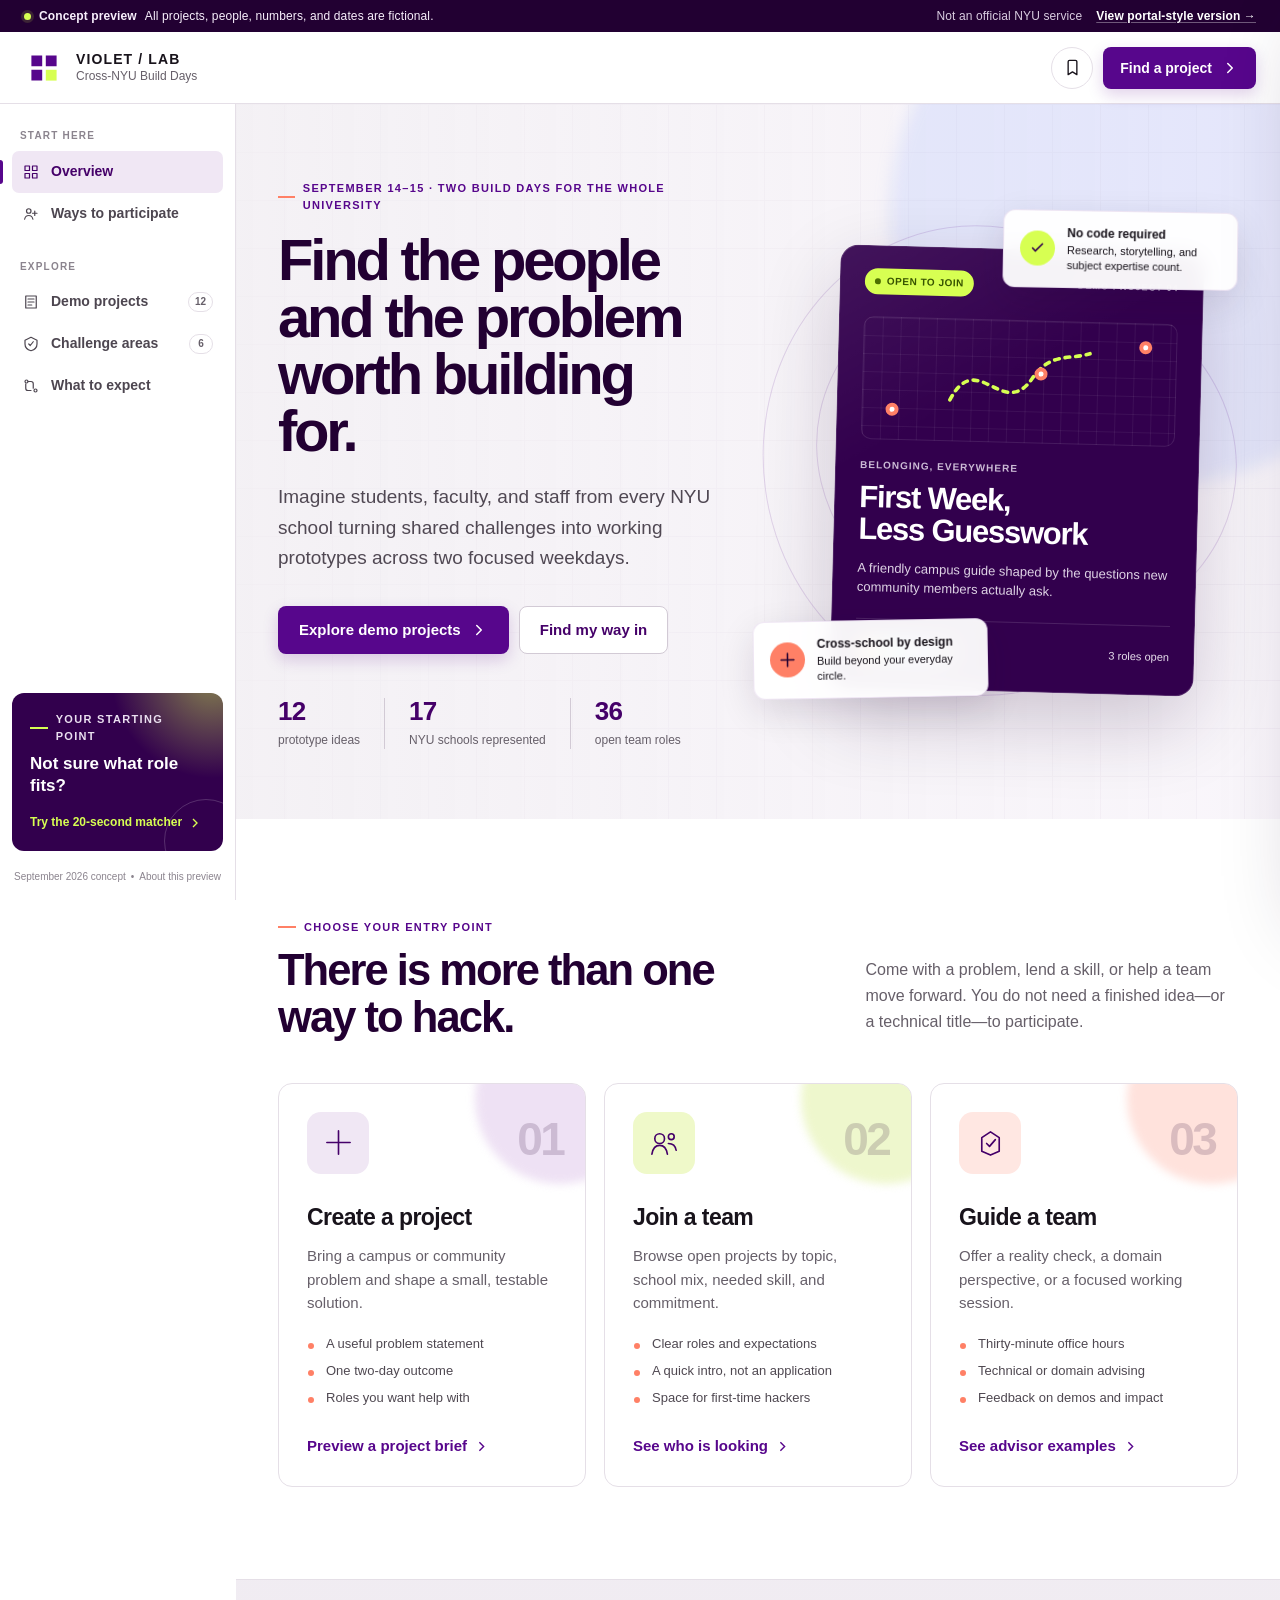
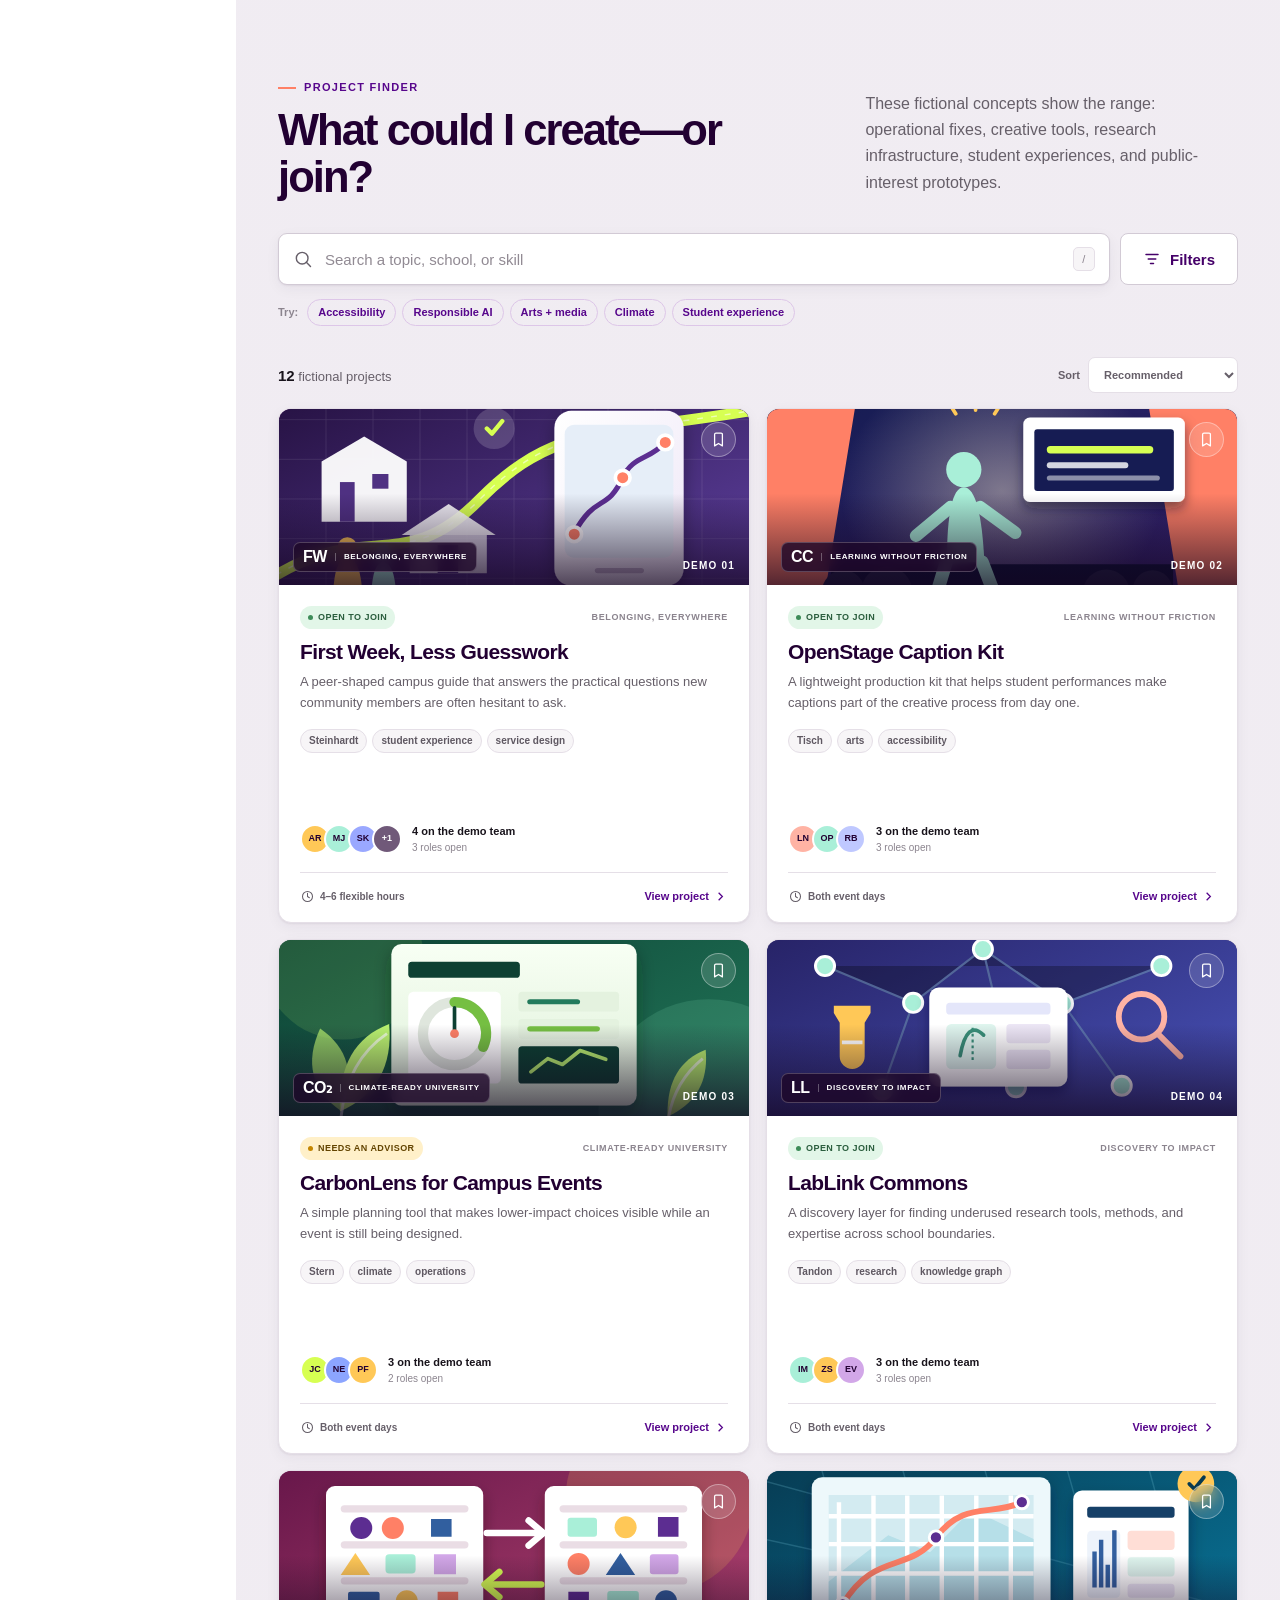
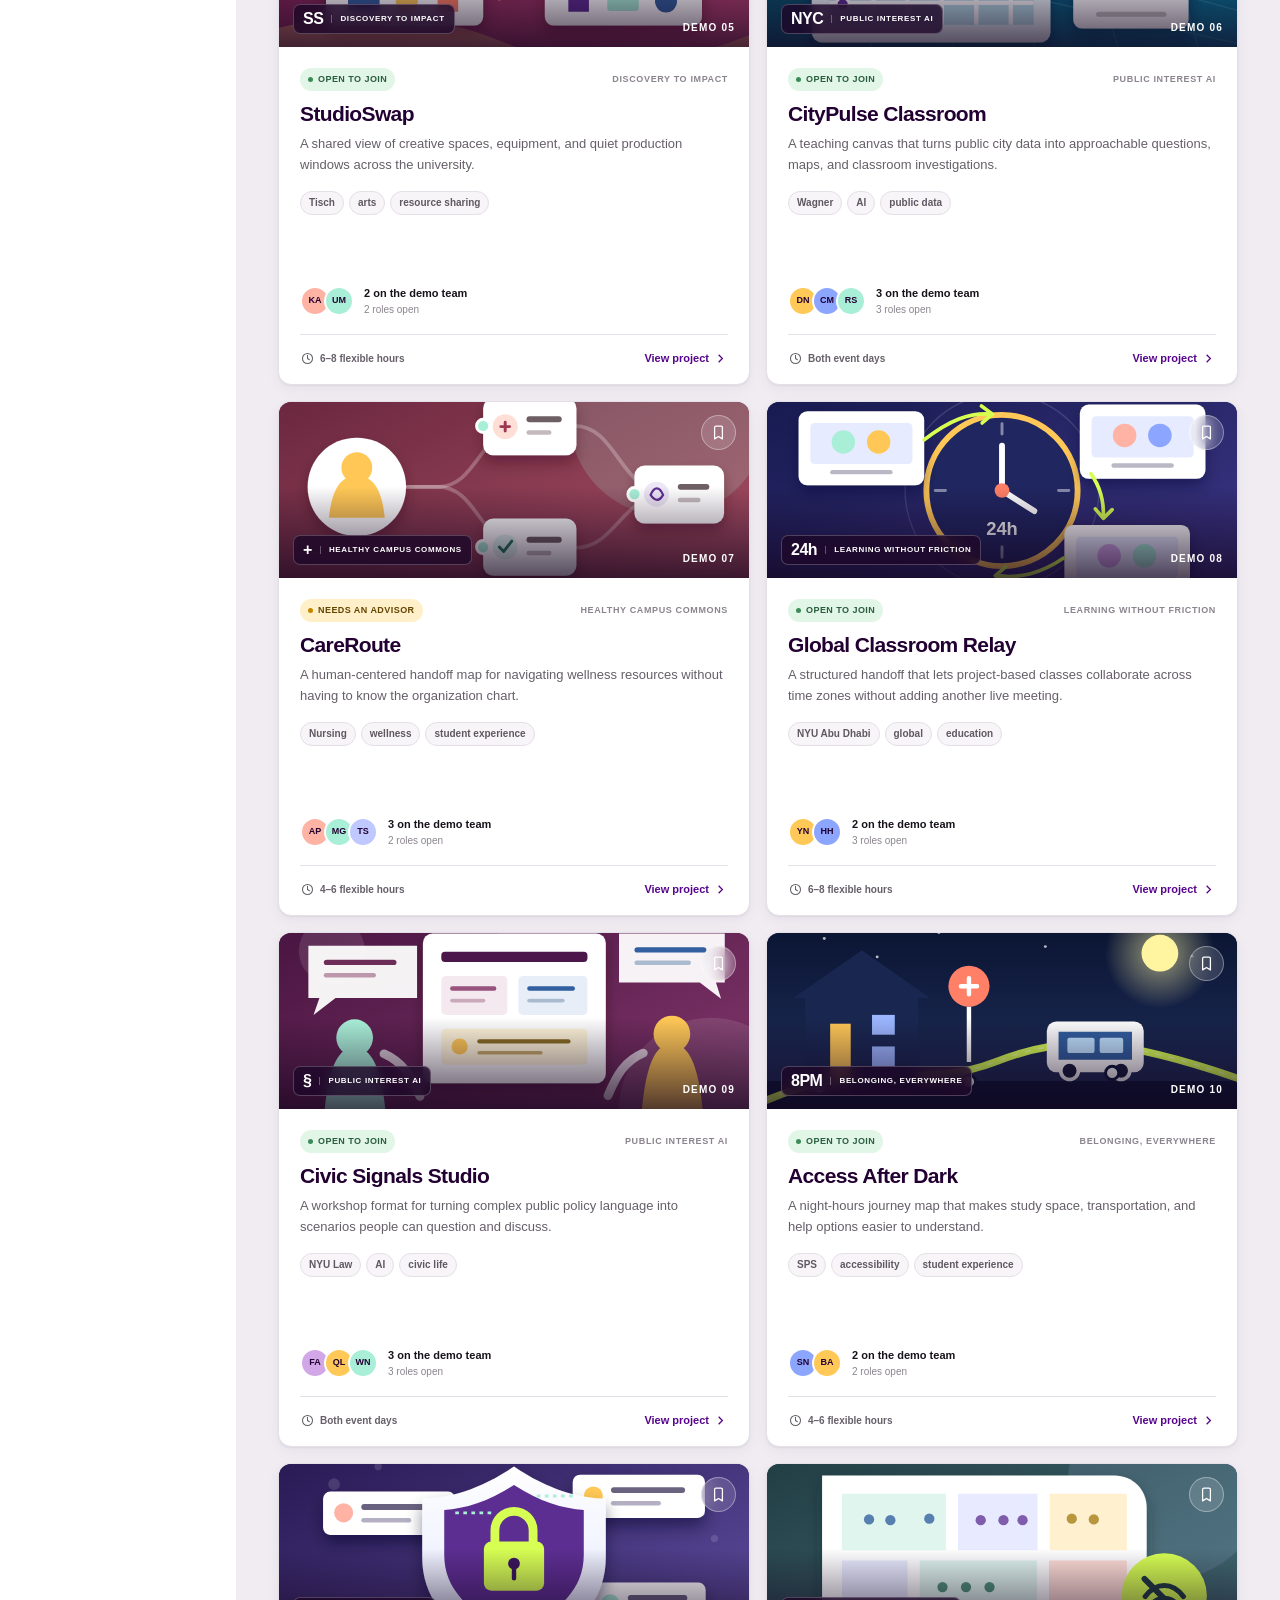
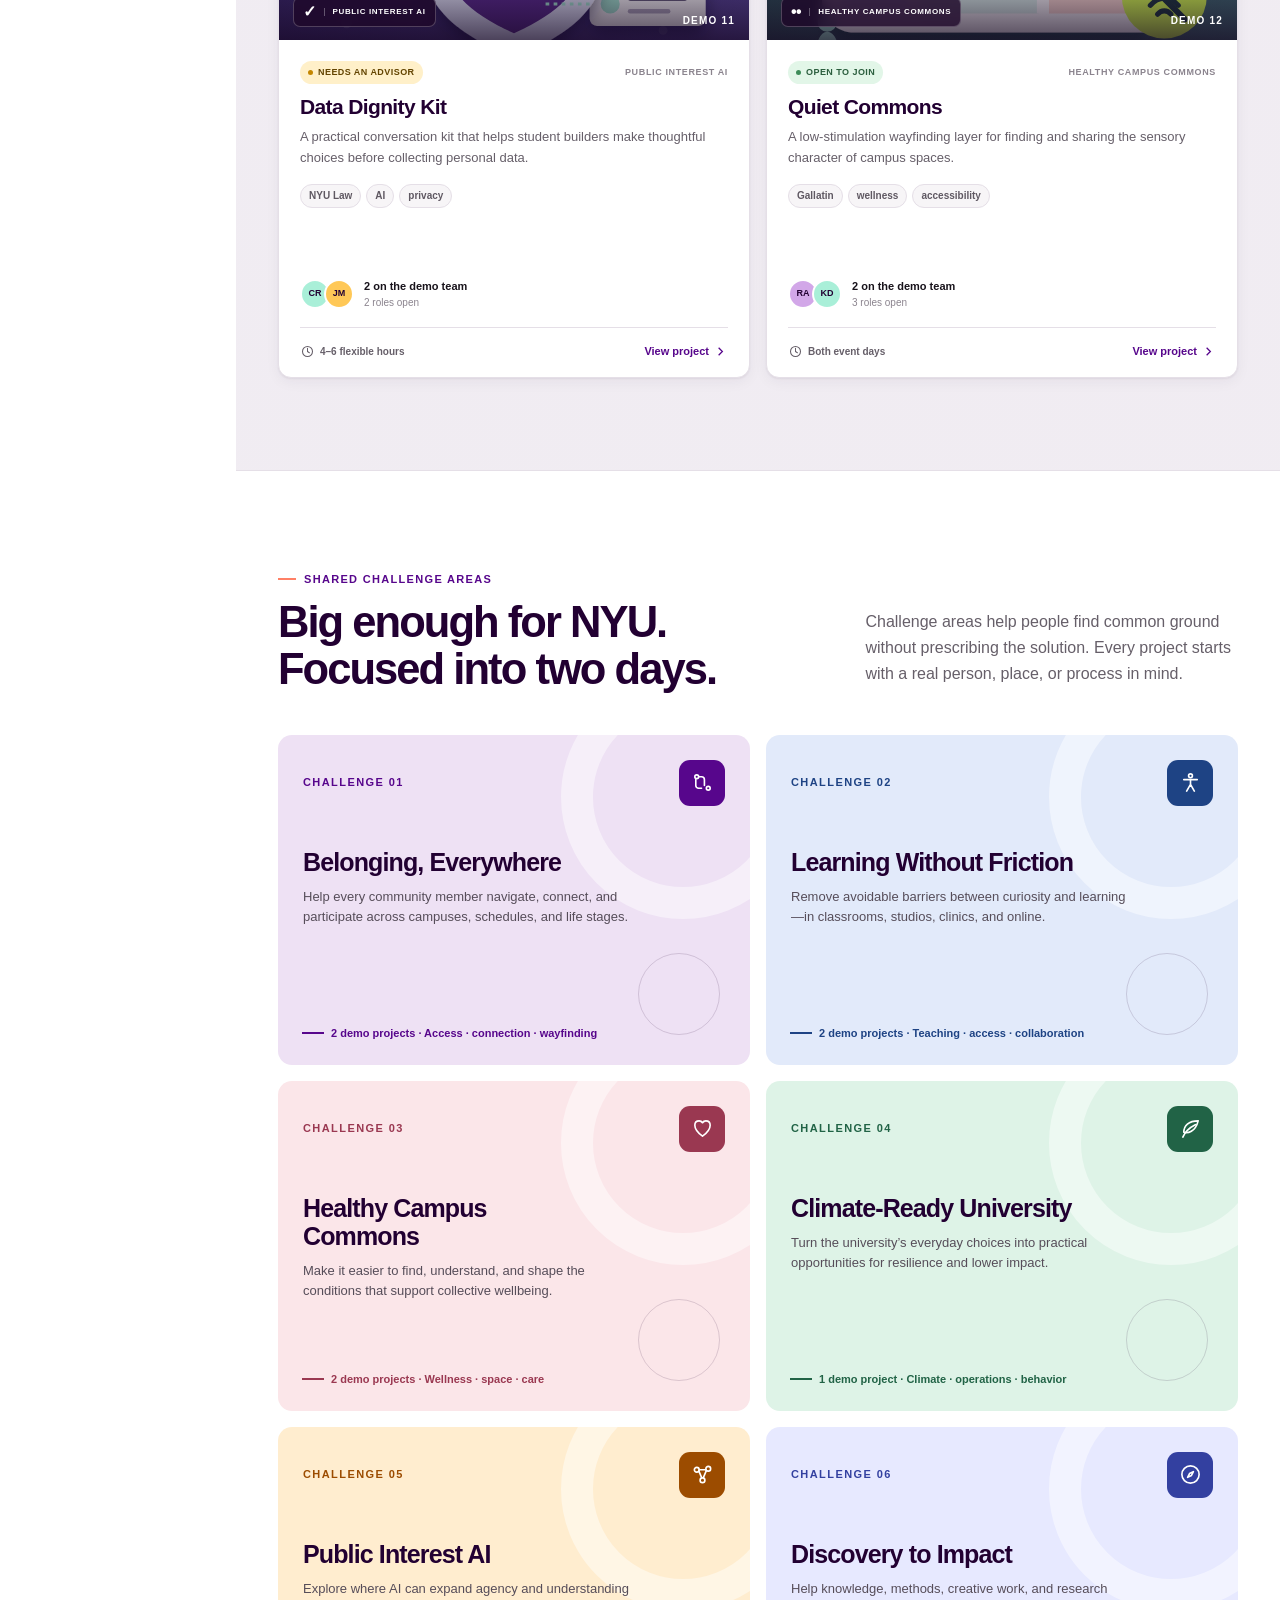
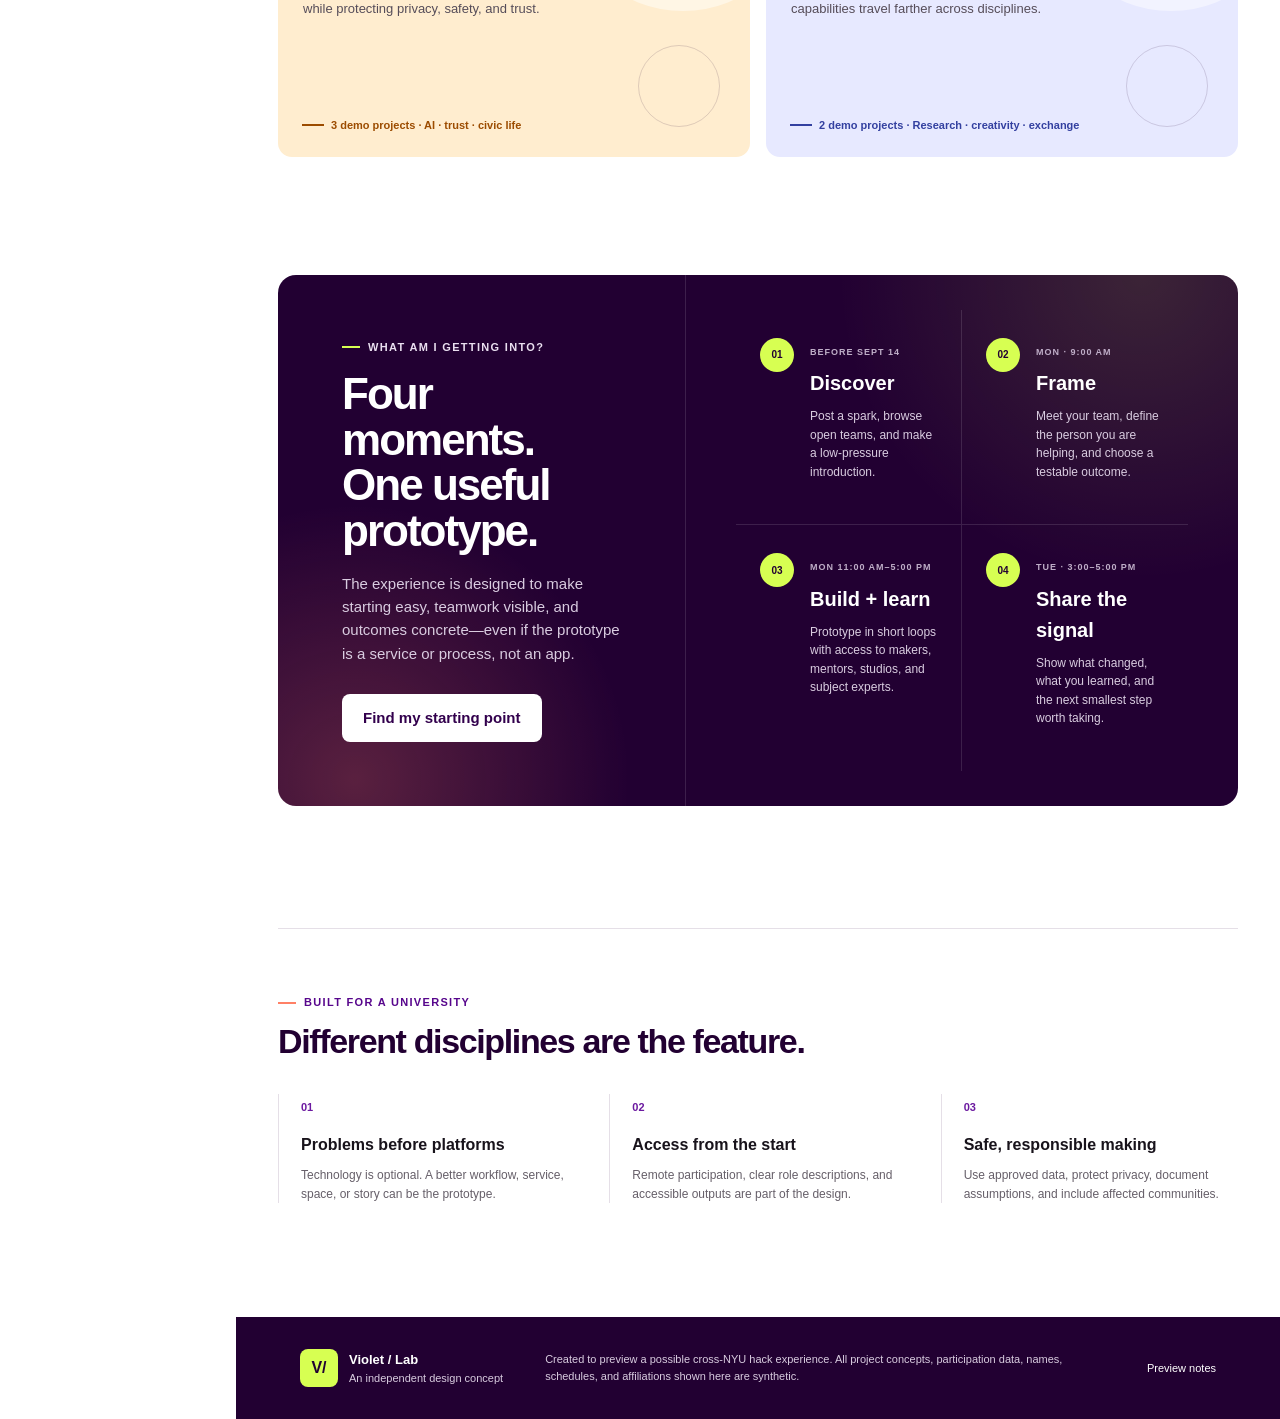
<file: index.html>
<!doctype html>
<html lang="en">
  <head>
    <meta charset="UTF-8" />
    <meta name="viewport" content="width=device-width, initial-scale=1.0" />
    <meta
      name="description"
      content="An unofficial, synthetic preview of a two-day cross-NYU hackathon experience."
    />
    <meta name="theme-color" content="#57068c" />
    <meta property="og:title" content="Violet Lab — Cross-NYU Build Days" />
    <meta
      property="og:description"
      content="See what you could build, who you could meet, and how a university-wide hack experience might work."
    />
    <meta property="og:type" content="website" />
    <meta property="og:url" content="https://yorkerhodes3.github.io/nyu-violet-lab-preview/" />
    <meta
      property="og:image"
      content="https://yorkerhodes3.github.io/nyu-violet-lab-preview/public/social-preview.svg"
    />
    <title>Violet Lab — Concept Preview</title>
    <link rel="icon" href="./public/favicon.svg" type="image/svg+xml" />
    <link rel="stylesheet" href="./styles.css?v=20260904-5" />
    <script src="./app.js?v=20260904-5" defer></script>
  </head>
  <body>
    <a class="skip-link" href="#main-content">Skip to content</a>

    <div class="preview-banner">
      <span class="preview-banner__dot" aria-hidden="true"></span>
      <strong>Concept preview</strong>
      <span>All projects, people, numbers, and dates are fictional.</span>
      <span class="preview-banner__aside">
        Not an official NYU service
        <a href="./studio/">View portal-style version →</a>
      </span>
    </div>

    <header class="topbar">
      <div class="brand-lockup">
        <a class="brand-mark" href="#overview" aria-label="Violet Lab home">
          <svg viewBox="0 0 40 40" role="img" aria-hidden="true">
            <path d="M6 6h12v12H6zM22 6h12v12H22zM6 22h12v12H6z" />
            <path class="brand-mark__spark" d="M22 22h12v12H22z" />
          </svg>
        </a>
        <div>
          <p class="brand-name">Violet / Lab</p>
          <p class="event-name">Cross-NYU Build Days</p>
        </div>
      </div>

      <div class="topbar__actions">
        <button class="icon-button saved-projects-button" type="button" aria-label="View saved projects">
          <svg viewBox="0 0 24 24" aria-hidden="true">
            <path d="M6.5 4.8A1.8 1.8 0 0 1 8.3 3h7.4a1.8 1.8 0 0 1 1.8 1.8V21L12 17.6 6.5 21V4.8Z" />
          </svg>
          <span class="saved-count" aria-hidden="true">0</span>
        </button>
        <a class="button button--primary button--compact" href="#projects">
          Find a project
          <svg viewBox="0 0 24 24" aria-hidden="true">
            <path d="m9 18 6-6-6-6" />
          </svg>
        </a>
        <button class="mobile-menu-button" type="button" aria-expanded="false" aria-controls="sidebar">
          <span></span><span></span><span></span>
          <span class="sr-only">Open navigation</span>
        </button>
      </div>
    </header>

    <aside class="sidebar" id="sidebar" aria-label="Primary navigation">
      <nav>
        <p class="nav-label">Start here</p>
        <a class="nav-link is-active" href="#overview">
          <svg viewBox="0 0 24 24" aria-hidden="true">
            <path d="M4 4h6v6H4zM14 4h6v6h-6zM4 14h6v6H4zM14 14h6v6h-6z" />
          </svg>
          Overview
        </a>
        <a class="nav-link" href="#ways-to-join">
          <svg viewBox="0 0 24 24" aria-hidden="true">
            <circle cx="9" cy="8" r="3" />
            <path d="M3.5 19c.6-3.2 2.4-5 5.5-5s4.9 1.8 5.5 5M17 8v6M14 11h6" />
          </svg>
          Ways to participate
        </a>

        <p class="nav-label nav-label--spaced">Explore</p>
        <a class="nav-link" href="#projects">
          <svg viewBox="0 0 24 24" aria-hidden="true">
            <path d="M5 4h14v16H5zM8 8h8M8 12h8M8 16h5" />
          </svg>
          Demo projects
          <span class="nav-count">12</span>
        </a>
        <a class="nav-link" href="#challenges">
          <svg viewBox="0 0 24 24" aria-hidden="true">
            <path d="M12 3 4 7v5c0 4.7 3.2 7.7 8 9 4.8-1.3 8-4.3 8-9V7l-8-4Z" />
            <path d="m9 12 2 2 4-5" />
          </svg>
          Challenge areas
          <span class="nav-count">6</span>
        </a>
        <a class="nav-link" href="#journey">
          <svg viewBox="0 0 24 24" aria-hidden="true">
            <circle cx="6" cy="6" r="2" />
            <circle cx="18" cy="18" r="2" />
            <path d="M8 6h4a3 3 0 0 1 3 3v6M12 18H8a3 3 0 0 1-3-3V9" />
          </svg>
          What to expect
        </a>
      </nav>

      <div class="sidebar-card">
        <span class="eyebrow eyebrow--light">Your starting point</span>
        <p>Not sure what role fits?</p>
        <button class="text-button open-matchmaker" type="button">
          Try the 20-second matcher
          <svg viewBox="0 0 24 24" aria-hidden="true">
            <path d="m9 18 6-6-6-6" />
          </svg>
        </button>
      </div>

      <div class="sidebar-footer">
        <span>September 2026 concept</span>
        <span aria-hidden="true">•</span>
        <button class="text-link privacy-button" type="button">About this preview</button>
      </div>
    </aside>

    <main id="main-content">
      <section class="hero section-anchor" id="overview">
        <div class="hero__copy">
          <span class="eyebrow">September 14–15 · Two build days for the whole university</span>
          <h1>Find the people and the problem worth building for.</h1>
          <p class="hero__lede">
            Imagine students, faculty, and staff from every NYU school turning shared
            challenges into working prototypes across two focused weekdays.
          </p>
          <div class="hero__actions">
            <a class="button button--primary" href="#projects">
              Explore demo projects
              <svg viewBox="0 0 24 24" aria-hidden="true">
                <path d="m9 18 6-6-6-6" />
              </svg>
            </a>
            <button class="button button--secondary open-matchmaker" type="button">
              Find my way in
            </button>
          </div>
          <dl class="hero__stats" aria-label="Illustrative event statistics">
            <div>
              <dt>12</dt>
              <dd>prototype ideas</dd>
            </div>
            <div>
              <dt>17</dt>
              <dd>NYU schools represented</dd>
            </div>
            <div>
              <dt>36</dt>
              <dd>open team roles</dd>
            </div>
          </dl>
        </div>

        <div class="hero__visual" aria-label="Illustration of a cross-school project team">
          <div class="orbit orbit--one" aria-hidden="true"></div>
          <div class="orbit orbit--two" aria-hidden="true"></div>
          <div class="hero-card hero-card--primary">
            <div class="hero-card__top">
              <span class="status-pill">
                <span></span>
                Open to join
              </span>
              <span class="mini-label">Demo project 04</span>
            </div>
            <div class="project-glyph project-glyph--route" aria-hidden="true">
              <span></span><span></span><span></span>
              <svg viewBox="0 0 140 80">
                <path d="M12 57c22-45 45 17 69-20 15-23 31-16 48-22" />
              </svg>
            </div>
            <p class="hero-card__kicker">Belonging, everywhere</p>
            <h2>First Week,<br />Less Guesswork</h2>
            <p>A friendly campus guide shaped by the questions new community members actually ask.</p>
            <div class="hero-card__meta">
              <div class="avatar-stack" aria-label="Four fictional team members">
                <span style="--avatar: #ffc857">AR</span>
                <span style="--avatar: #8be0c6">MJ</span>
                <span style="--avatar: #9aa8ff">SK</span>
                <span class="avatar-stack__more">+1</span>
              </div>
              <span>3 roles open</span>
            </div>
          </div>
          <div class="floating-note floating-note--top">
            <span class="floating-note__icon">
              <svg viewBox="0 0 24 24" aria-hidden="true">
                <path d="m5 12 4 4L19 6" />
              </svg>
            </span>
            <span><strong>No code required</strong>Research, storytelling, and subject expertise count.</span>
          </div>
          <div class="floating-note floating-note--bottom">
            <span class="floating-note__icon floating-note__icon--coral">
              <svg viewBox="0 0 24 24" aria-hidden="true">
                <path d="M12 3v18M3 12h18" />
              </svg>
            </span>
            <span><strong>Cross-school by design</strong>Build beyond your everyday circle.</span>
          </div>
        </div>
      </section>

      <section class="orientation section-shell section-anchor" id="ways-to-join">
        <div class="section-heading">
          <div>
            <span class="eyebrow">Choose your entry point</span>
            <h2>There is more than one way to hack.</h2>
          </div>
          <p>
            Come with a problem, lend a skill, or help a team move forward. You do not
            need a finished idea—or a technical title—to participate.
          </p>
        </div>

        <div class="path-grid">
          <article class="path-card path-card--create">
            <span class="path-card__number">01</span>
            <div class="path-card__icon" aria-hidden="true">
              <svg viewBox="0 0 32 32">
                <path d="M16 4v24M4 16h24" />
              </svg>
            </div>
            <h3>Create a project</h3>
            <p>Bring a campus or community problem and shape a small, testable solution.</p>
            <ul>
              <li>A useful problem statement</li>
              <li>One two-day outcome</li>
              <li>Roles you want help with</li>
            </ul>
            <button class="card-link create-preview-button" type="button">
              Preview a project brief
              <svg viewBox="0 0 24 24" aria-hidden="true"><path d="m9 18 6-6-6-6" /></svg>
            </button>
          </article>

          <article class="path-card path-card--join">
            <span class="path-card__number">02</span>
            <div class="path-card__icon" aria-hidden="true">
              <svg viewBox="0 0 32 32">
                <circle cx="11" cy="12" r="5" />
                <circle cx="23" cy="10" r="3" />
                <path d="M3 28c1-6 3.7-9 8-9s7 3 8 9M20 17c4.6 0 7.3 2.3 8 7" />
              </svg>
            </div>
            <h3>Join a team</h3>
            <p>Browse open projects by topic, school mix, needed skill, and commitment.</p>
            <ul>
              <li>Clear roles and expectations</li>
              <li>A quick intro, not an application</li>
              <li>Space for first-time hackers</li>
            </ul>
            <a class="card-link" href="#projects">
              See who is looking
              <svg viewBox="0 0 24 24" aria-hidden="true"><path d="m9 18 6-6-6-6" /></svg>
            </a>
          </article>

          <article class="path-card path-card--guide">
            <span class="path-card__number">03</span>
            <div class="path-card__icon" aria-hidden="true">
              <svg viewBox="0 0 32 32">
                <path d="M7 25V11l9-6 9 6v14l-9 4-9-4Z" />
                <path d="m12 17 3 3 6-7" />
              </svg>
            </div>
            <h3>Guide a team</h3>
            <p>Offer a reality check, a domain perspective, or a focused working session.</p>
            <ul>
              <li>Thirty-minute office hours</li>
              <li>Technical or domain advising</li>
              <li>Feedback on demos and impact</li>
            </ul>
            <button class="card-link advisor-preview-button" type="button">
              See advisor examples
              <svg viewBox="0 0 24 24" aria-hidden="true"><path d="m9 18 6-6-6-6" /></svg>
            </button>
          </article>
        </div>
      </section>

      <section class="projects-section section-shell section-anchor" id="projects">
        <div class="section-heading section-heading--projects">
          <div>
            <span class="eyebrow">Project finder</span>
            <h2>What could I create—or join?</h2>
          </div>
          <p>
            These fictional concepts show the range: operational fixes, creative tools,
            research infrastructure, student experiences, and public-interest prototypes.
          </p>
        </div>

        <div class="finder">
          <div class="search-row">
            <label class="search-box">
              <svg viewBox="0 0 24 24" aria-hidden="true">
                <circle cx="11" cy="11" r="7" />
                <path d="m16 16 5 5" />
              </svg>
              <span class="sr-only">Search demo projects</span>
              <input
                id="project-search"
                type="search"
                placeholder="Search a topic, school, or skill"
                autocomplete="off"
              />
              <kbd>/</kbd>
            </label>
            <button class="button button--secondary filter-toggle" type="button" aria-expanded="false">
              <svg viewBox="0 0 24 24" aria-hidden="true">
                <path d="M4 6h16M7 12h10M10 18h4" />
              </svg>
              Filters
              <span class="filter-count" hidden>0</span>
            </button>
          </div>

          <div class="filter-panel" aria-label="Project filters">
            <fieldset>
              <legend>I want to</legend>
              <div class="filter-options" data-filter-group="availability">
                <button class="filter-chip is-selected" type="button" data-value="all">See everything</button>
                <button class="filter-chip" type="button" data-value="Open to join">Join a team</button>
                <button class="filter-chip" type="button" data-value="Needs an advisor">Advise</button>
              </div>
            </fieldset>
            <fieldset>
              <legend>Time</legend>
              <div class="filter-options" data-filter-group="commitment">
                <button class="filter-chip is-selected" type="button" data-value="all">Any</button>
                <button class="filter-chip" type="button" data-value="Light">A few hours</button>
                <button class="filter-chip" type="button" data-value="Two-day">Both days</button>
              </div>
            </fieldset>
            <fieldset>
              <legend>Experience</legend>
              <div class="filter-options" data-filter-group="experience">
                <button class="filter-chip is-selected" type="button" data-value="all">Any</button>
                <button class="filter-chip" type="button" data-value="First-timer friendly">First-timer friendly</button>
                <button class="filter-chip" type="button" data-value="No code needed">No code needed</button>
              </div>
            </fieldset>
          </div>

          <div class="quick-filters" aria-label="Quick filters">
            <span>Try:</span>
            <button type="button" data-query="accessibility">Accessibility</button>
            <button type="button" data-query="AI">Responsible AI</button>
            <button type="button" data-query="arts">Arts + media</button>
            <button type="button" data-query="climate">Climate</button>
            <button type="button" data-query="student experience">Student experience</button>
          </div>

          <div class="results-toolbar">
            <p><strong id="result-count">12</strong> fictional projects</p>
            <label>
              <span>Sort</span>
              <select id="project-sort">
                <option value="recommended">Recommended</option>
                <option value="openings">Most open roles</option>
                <option value="newest">Newest</option>
                <option value="alphabetical">A–Z</option>
              </select>
            </label>
          </div>

          <div class="project-grid" id="project-grid" aria-live="polite"></div>
          <div class="empty-state" id="empty-state" hidden>
            <div class="empty-state__icon" aria-hidden="true">
              <svg viewBox="0 0 32 32">
                <circle cx="14" cy="14" r="9" />
                <path d="m21 21 7 7M10 14h8" />
              </svg>
            </div>
            <h3>No demo projects match those filters.</h3>
            <p>Try a broader search or clear the selected filters.</p>
            <button class="button button--secondary clear-filters" type="button">Clear filters</button>
          </div>
        </div>
      </section>

      <section class="challenges-section section-shell section-anchor" id="challenges">
        <div class="section-heading">
          <div>
            <span class="eyebrow">Shared challenge areas</span>
            <h2>Big enough for NYU. Focused into two days.</h2>
          </div>
          <p>
            Challenge areas help people find common ground without prescribing the
            solution. Every project starts with a real person, place, or process in mind.
          </p>
        </div>
        <div class="challenge-grid" id="challenge-grid"></div>
      </section>

      <section class="journey-section section-shell section-anchor" id="journey">
        <div class="journey-card">
          <div class="journey-card__intro">
            <span class="eyebrow eyebrow--light">What am I getting into?</span>
            <h2>Four moments. One useful prototype.</h2>
            <p>
              The experience is designed to make starting easy, teamwork visible, and
              outcomes concrete—even if the prototype is a service or process, not an app.
            </p>
            <button class="button button--light open-matchmaker" type="button">Find my starting point</button>
          </div>
          <ol class="journey-steps">
            <li>
              <span class="journey-steps__number">01</span>
              <div>
                <span class="journey-steps__time">Before Sept 14</span>
                <h3>Discover</h3>
                <p>Post a spark, browse open teams, and make a low-pressure introduction.</p>
              </div>
            </li>
            <li>
              <span class="journey-steps__number">02</span>
              <div>
                <span class="journey-steps__time">Mon · 9:00 AM</span>
                <h3>Frame</h3>
                <p>Meet your team, define the person you are helping, and choose a testable outcome.</p>
              </div>
            </li>
            <li>
              <span class="journey-steps__number">03</span>
              <div>
                <span class="journey-steps__time">Mon 11:00 AM–5:00 PM</span>
                <h3>Build + learn</h3>
                <p>Prototype in short loops with access to makers, mentors, studios, and subject experts.</p>
              </div>
            </li>
            <li>
              <span class="journey-steps__number">04</span>
              <div>
                <span class="journey-steps__time">Tue · 3:00–5:00 PM</span>
                <h3>Share the signal</h3>
                <p>Show what changed, what you learned, and the next smallest step worth taking.</p>
              </div>
            </li>
          </ol>
        </div>
      </section>

      <section class="principles-section section-shell">
        <div class="principles-grid">
          <div>
            <span class="eyebrow">Built for a university</span>
            <h2>Different disciplines are the feature.</h2>
          </div>
          <div class="principle">
            <span>01</span>
            <h3>Problems before platforms</h3>
            <p>Technology is optional. A better workflow, service, space, or story can be the prototype.</p>
          </div>
          <div class="principle">
            <span>02</span>
            <h3>Access from the start</h3>
            <p>Remote participation, clear role descriptions, and accessible outputs are part of the design.</p>
          </div>
          <div class="principle">
            <span>03</span>
            <h3>Safe, responsible making</h3>
            <p>Use approved data, protect privacy, document assumptions, and include affected communities.</p>
          </div>
        </div>
      </section>

      <footer>
        <div class="footer__brand">
          <span class="footer__mark" aria-hidden="true">V/</span>
          <div>
            <strong>Violet / Lab</strong>
            <span>An independent design concept</span>
          </div>
        </div>
        <p>
          Created to preview a possible cross-NYU hack experience. All project concepts,
          participation data, names, schedules, and affiliations shown here are synthetic.
        </p>
        <button class="text-link privacy-button" type="button">Preview notes</button>
      </footer>
    </main>

    <div class="drawer-backdrop" hidden></div>
    <aside class="project-drawer" aria-hidden="true" aria-labelledby="drawer-title">
      <button class="drawer-close icon-button" type="button" aria-label="Close project details">
        <svg viewBox="0 0 24 24" aria-hidden="true">
          <path d="m6 6 12 12M18 6 6 18" />
        </svg>
      </button>
      <div id="drawer-content"></div>
    </aside>

    <dialog class="modal" id="matchmaker-modal">
      <button class="modal-close icon-button" type="button" aria-label="Close">
        <svg viewBox="0 0 24 24" aria-hidden="true"><path d="m6 6 12 12M18 6 6 18" /></svg>
      </button>
      <div class="modal__header">
        <span class="eyebrow">20-second matcher</span>
        <h2>What sounds most like you?</h2>
        <p>Choose one from each row. This demo will suggest a way in and a project to explore.</p>
      </div>
      <form id="matchmaker-form">
        <fieldset>
          <legend><span>1</span>I would most like to…</legend>
          <div class="choice-grid">
            <label><input type="radio" name="intent" value="make" checked /><span>Make something tangible</span></label>
            <label><input type="radio" name="intent" value="understand" /><span>Understand a problem</span></label>
            <label><input type="radio" name="intent" value="guide" /><span>Help a team decide</span></label>
          </div>
        </fieldset>
        <fieldset>
          <legend><span>2</span>I am curious about…</legend>
          <div class="choice-grid">
            <label><input type="radio" name="theme" value="people" checked /><span>People + belonging</span></label>
            <label><input type="radio" name="theme" value="systems" /><span>Systems + operations</span></label>
            <label><input type="radio" name="theme" value="future" /><span>Technology + the future</span></label>
          </div>
        </fieldset>
        <button class="button button--primary button--full" type="submit">Show my starting point</button>
      </form>
      <div class="match-result" id="match-result" hidden></div>
    </dialog>

    <dialog class="modal modal--brief" id="brief-modal">
      <button class="modal-close icon-button" type="button" aria-label="Close">
        <svg viewBox="0 0 24 24" aria-hidden="true"><path d="m6 6 12 12M18 6 6 18" /></svg>
      </button>
      <span class="eyebrow">Example project brief</span>
      <h2>Start small enough to learn.</h2>
      <div class="brief-example">
        <div><span>We noticed</span><strong>New community members ask the same wayfinding questions in different places.</strong></div>
        <div><span>We wonder if</span><strong>A peer-shaped guide could reduce uncertainty during the first two weeks.</strong></div>
        <div><span>During the event we will</span><strong>Prototype one route, test it with five people, and document what changes.</strong></div>
        <div><span>We need</span><strong>A researcher, a service designer, and someone who knows campus operations.</strong></div>
      </div>
      <p class="modal-note">Everything above is fictional and intended only to demonstrate the shape of a good brief.</p>
    </dialog>

    <dialog class="modal modal--brief" id="advisor-modal">
      <button class="modal-close icon-button" type="button" aria-label="Close">
        <svg viewBox="0 0 24 24" aria-hidden="true"><path d="m6 6 12 12M18 6 6 18" /></svg>
      </button>
      <span class="eyebrow">Ways to guide</span>
      <h2>Small windows of expertise can unlock a team.</h2>
      <div class="advisor-list">
        <div><span>30 min</span><p><strong>Problem check</strong>Help a team separate assumptions from things they know.</p></div>
        <div><span>45 min</span><p><strong>Practice review</strong>Share what is realistic in a studio, clinic, lab, classroom, or office.</p></div>
        <div><span>60 min</span><p><strong>Responsible design pass</strong>Pressure-test accessibility, privacy, safety, or community impact.</p></div>
      </div>
      <p class="modal-note">Advisor examples and time commitments are illustrative.</p>
    </dialog>

    <dialog class="modal modal--brief" id="privacy-modal">
      <button class="modal-close icon-button" type="button" aria-label="Close">
        <svg viewBox="0 0 24 24" aria-hidden="true"><path d="m6 6 12 12M18 6 6 18" /></svg>
      </button>
      <span class="eyebrow">About this preview</span>
      <h2>Designed to be safely shareable.</h2>
      <div class="privacy-points">
        <p><span aria-hidden="true">✓</span> No internal project names, descriptions, or participant identities are used.</p>
        <p><span aria-hidden="true">✓</span> Every project, person, metric, role, date, and team is synthetic.</p>
        <p><span aria-hidden="true">✓</span> Public NYU school names provide familiar context; affiliations are illustrative.</p>
        <p><span aria-hidden="true">✓</span> The visual design is an original concept inspired by common hackathon portal patterns.</p>
      </div>
      <p class="modal-note">This independent mockup is not sponsored, reviewed, or endorsed by New York University.</p>
    </dialog>

    <div class="toast" role="status" aria-live="polite" aria-atomic="true">
      <svg viewBox="0 0 24 24" aria-hidden="true"><path d="m5 12 4 4L19 6" /></svg>
      <span></span>
    </div>
  </body>
</html>
</file>
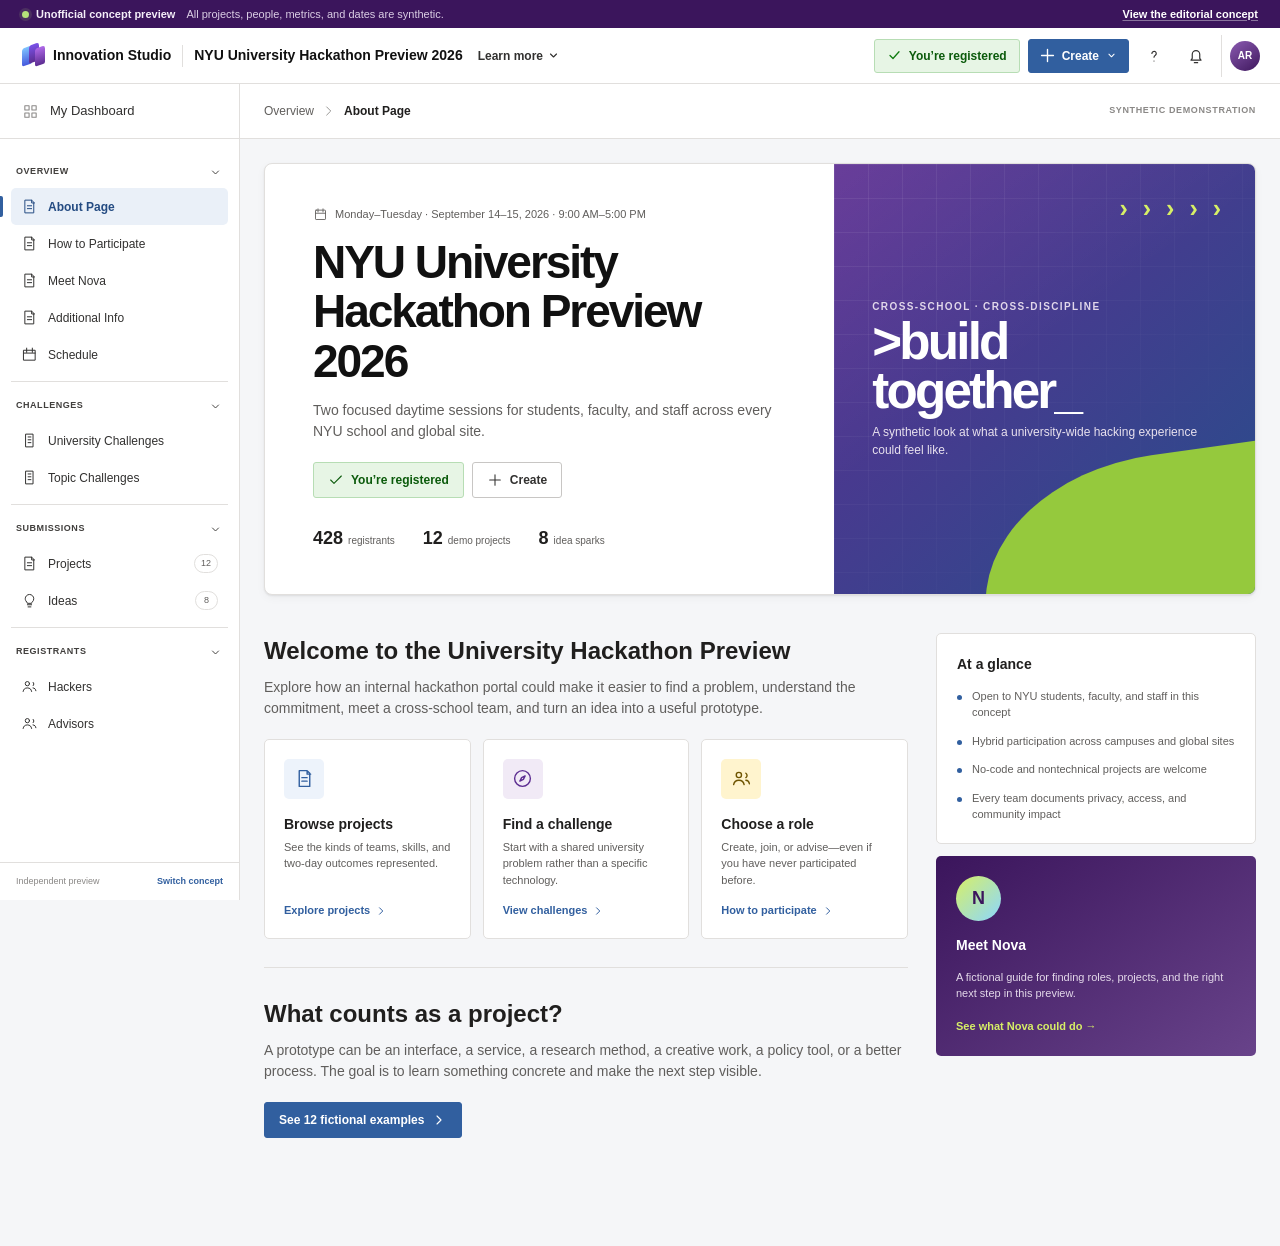
<file: studio/index.html>
<!doctype html>
<html lang="en">
  <head>
    <meta charset="UTF-8" />
    <meta name="viewport" content="width=device-width, initial-scale=1.0" />
    <meta
      name="description"
      content="An unofficial, synthetic portal-style preview of a university-wide NYU hackathon."
    />
    <meta name="theme-color" content="#ffffff" />
    <meta property="og:title" content="NYU University Hackathon — Portal Concept" />
    <meta
      property="og:description"
      content="See how a cross-NYU hackathon portal could help people discover challenges, projects, teams, and ways to participate."
    />
    <meta property="og:type" content="website" />
    <meta
      property="og:url"
      content="https://yorkerhodes3.github.io/nyu-violet-lab-preview/studio/"
    />
    <link rel="icon" href="../public/favicon.svg" type="image/svg+xml" />
    <link rel="stylesheet" href="./portal.css?v=20260904-5" />
    <title>NYU University Hackathon — Portal Concept</title>
    <script src="../app.js?v=20260904-5" defer></script>
    <script src="./portal.js?v=20260904-5" defer></script>
  </head>
  <body>
    <a class="skip-link" href="#portal-content">Skip to content</a>

    <div class="concept-strip">
      <span class="concept-strip__status">
        <span class="concept-strip__dot" aria-hidden="true"></span>
        Unofficial concept preview
      </span>
      <span class="concept-strip__detail">All projects, people, metrics, and dates are synthetic.</span>
      <a href="../">View the editorial concept</a>
    </div>

    <header class="portal-header">
      <div class="portal-header__identity">
        <a class="studio-brand" href="#overview" data-route-link="overview" aria-label="Innovation Studio home">
          <span class="studio-brand__mark" aria-hidden="true">
            <i></i><i></i><i></i>
          </span>
          <strong>Innovation Studio</strong>
        </a>
        <span class="header-divider" aria-hidden="true"></span>
        <span class="event-title">NYU University Hackathon Preview 2026</span>
        <button class="learn-menu" type="button">
          Learn more
          <svg viewBox="0 0 20 20" aria-hidden="true"><path d="m6 8 4 4 4-4" /></svg>
        </button>
      </div>

      <div class="portal-header__actions">
        <span class="registered-pill">
          <svg viewBox="0 0 20 20" aria-hidden="true"><path d="m4 10 4 4 8-9" /></svg>
          You’re registered
        </span>
        <button class="create-button" type="button">
          <svg viewBox="0 0 20 20" aria-hidden="true"><path d="M10 3v14M3 10h14" /></svg>
          Create
          <svg class="create-button__chevron" viewBox="0 0 20 20" aria-hidden="true"><path d="m6 8 4 4 4-4" /></svg>
        </button>
        <button class="header-icon" type="button" data-demo-action="help" aria-label="Help">
          <svg viewBox="0 0 24 24" aria-hidden="true">
            <path d="M9.5 9a2.6 2.6 0 1 1 4.1 2.1c-1.2.8-1.6 1.4-1.6 2.4M12 18h.01" />
          </svg>
        </button>
        <button class="header-icon" type="button" data-demo-action="notifications" aria-label="Notifications">
          <svg viewBox="0 0 24 24" aria-hidden="true">
            <path d="M6 17h12l-1.5-2.2V10a4.5 4.5 0 0 0-9 0v4.8L6 17ZM10 20h4" />
          </svg>
        </button>
        <button class="profile-button" type="button" data-demo-action="profile">
          <span class="profile-avatar" aria-hidden="true">AR</span>
          <span class="profile-copy">
            <strong>Alex Rivera</strong>
            <small>Fictional profile</small>
          </span>
          <svg viewBox="0 0 20 20" aria-hidden="true"><path d="m6 8 4 4 4-4" /></svg>
        </button>
        <button
          class="mobile-nav-button"
          type="button"
          aria-label="Open navigation"
          aria-expanded="false"
          aria-controls="portal-sidebar"
        >
          <span></span><span></span><span></span>
        </button>
      </div>
    </header>

    <div class="mobile-nav-backdrop" hidden></div>
    <aside class="portal-sidebar" id="portal-sidebar" aria-label="Hackathon navigation">
      <button class="dashboard-link" type="button" data-route="overview">
        <svg viewBox="0 0 24 24" aria-hidden="true">
          <path d="M4 4h6v6H4zM14 4h6v6h-6zM4 14h6v6H4zM14 14h6v6h-6z" />
        </svg>
        My Dashboard
      </button>

      <nav>
        <section class="nav-section">
          <button class="nav-section__heading" type="button" aria-expanded="true">
            Overview
            <svg viewBox="0 0 20 20" aria-hidden="true"><path d="m6 8 4 4 4-4" /></svg>
          </button>
          <div class="nav-section__items">
            <button class="portal-nav-link is-active" type="button" data-route="overview">
              <svg viewBox="0 0 24 24" aria-hidden="true"><path d="M6 3h9l3 3v15H6zM15 3v4h4M9 11h6M9 15h6" /></svg>
              About Page
            </button>
            <button class="portal-nav-link" type="button" data-route="participate">
              <svg viewBox="0 0 24 24" aria-hidden="true"><path d="M6 3h9l3 3v15H6zM15 3v4h4M9 11h6M9 15h6" /></svg>
              How to Participate
            </button>
            <button class="portal-nav-link" type="button" data-route="guide">
              <svg viewBox="0 0 24 24" aria-hidden="true"><path d="M6 3h9l3 3v15H6zM15 3v4h4M9 11h6M9 15h6" /></svg>
              Meet Nova
            </button>
            <button class="portal-nav-link" type="button" data-route="rules">
              <svg viewBox="0 0 24 24" aria-hidden="true"><path d="M6 3h9l3 3v15H6zM15 3v4h4M9 11h6M9 15h6" /></svg>
              Additional Info
            </button>
            <button class="portal-nav-link" type="button" data-route="schedule">
              <svg viewBox="0 0 24 24" aria-hidden="true"><path d="M4 6h16v14H4zM8 3v6M16 3v6M4 10h16" /></svg>
              Schedule
            </button>
          </div>
        </section>

        <section class="nav-section">
          <button class="nav-section__heading" type="button" aria-expanded="true">
            Challenges
            <svg viewBox="0 0 20 20" aria-hidden="true"><path d="m6 8 4 4 4-4" /></svg>
          </button>
          <div class="nav-section__items">
            <button class="portal-nav-link" type="button" data-route="challenges">
              <svg viewBox="0 0 24 24" aria-hidden="true"><path d="M7 3h10v18H7zM10 7h4M10 11h4M10 15h4" /></svg>
              University Challenges
            </button>
            <button class="portal-nav-link" type="button" data-route="topics">
              <svg viewBox="0 0 24 24" aria-hidden="true"><path d="M7 3h10v18H7zM10 7h4M10 11h4M10 15h4" /></svg>
              Topic Challenges
            </button>
          </div>
        </section>

        <section class="nav-section">
          <button class="nav-section__heading" type="button" aria-expanded="true">
            Submissions
            <svg viewBox="0 0 20 20" aria-hidden="true"><path d="m6 8 4 4 4-4" /></svg>
          </button>
          <div class="nav-section__items">
            <button class="portal-nav-link" type="button" data-route="projects">
              <svg viewBox="0 0 24 24" aria-hidden="true"><path d="M6 3h9l3 3v15H6zM15 3v4h4M9 11h6M9 15h6" /></svg>
              Projects
              <span>12</span>
            </button>
            <button class="portal-nav-link" type="button" data-route="ideas">
              <svg viewBox="0 0 24 24" aria-hidden="true"><path d="M9 18h6M10 21h4M8 14c-1.3-1.1-2-2.8-2-4.5a6 6 0 0 1 12 0c0 1.8-.8 3.5-2 4.5-.8.7-1 1.3-1 2H9c0-.7-.2-1.3-1-2Z" /></svg>
              Ideas
              <span>8</span>
            </button>
          </div>
        </section>

        <section class="nav-section">
          <button class="nav-section__heading" type="button" aria-expanded="true">
            Registrants
            <svg viewBox="0 0 20 20" aria-hidden="true"><path d="m6 8 4 4 4-4" /></svg>
          </button>
          <div class="nav-section__items">
            <button class="portal-nav-link" type="button" data-route="people">
              <svg viewBox="0 0 24 24" aria-hidden="true">
                <circle cx="9" cy="8" r="3" /><path d="M3 19c.6-3.2 2.4-5 6-5s5.4 1.8 6 5M17 6a3 3 0 0 1 0 5M17 14c2.4.2 3.7 1.7 4 4" />
              </svg>
              Hackers
            </button>
            <button class="portal-nav-link" type="button" data-route="advisors">
              <svg viewBox="0 0 24 24" aria-hidden="true">
                <circle cx="9" cy="8" r="3" /><path d="M3 19c.6-3.2 2.4-5 6-5s5.4 1.8 6 5M17 6a3 3 0 0 1 0 5M17 14c2.4.2 3.7 1.7 4 4" />
              </svg>
              Advisors
            </button>
          </div>
        </section>
      </nav>

      <div class="sidebar-footer">
        <span>Independent preview</span>
        <a href="../">Switch concept</a>
      </div>
    </aside>

    <main class="portal-main" id="portal-content">
      <div class="breadcrumb-bar" aria-label="Breadcrumb">
        <div id="breadcrumbs"></div>
        <span class="demo-label">Synthetic demonstration</span>
      </div>
      <div class="portal-view" id="portal-view" aria-live="polite"></div>
    </main>

    <dialog class="portal-dialog" id="create-dialog" aria-labelledby="create-dialog-title">
      <button class="dialog-close" type="button" aria-label="Close dialog">
        <svg viewBox="0 0 24 24" aria-hidden="true"><path d="m6 6 12 12M18 6 6 18" /></svg>
      </button>
      <span class="dialog-eyebrow">Create — preview</span>
      <h2 id="create-dialog-title">What would you like to start?</h2>
      <p>This demonstration shows the entry points without creating or sending anything.</p>
      <div class="create-options">
        <button type="button" data-create-type="project">
          <span class="create-options__icon">
            <svg viewBox="0 0 24 24" aria-hidden="true"><path d="M12 4v16M4 12h16" /></svg>
          </span>
          <span><strong>New project</strong><small>Bring a focused two-day problem and invite a team.</small></span>
          <svg viewBox="0 0 24 24" aria-hidden="true"><path d="m9 18 6-6-6-6" /></svg>
        </button>
        <button type="button" data-create-type="idea">
          <span class="create-options__icon create-options__icon--idea">
            <svg viewBox="0 0 24 24" aria-hidden="true"><path d="M9 18h6M10 21h4M8 14c-1.3-1.1-2-2.8-2-4.5a6 6 0 0 1 12 0c0 1.8-.8 3.5-2 4.5-.8.7-1 1.3-1 2H9c0-.7-.2-1.3-1-2Z" /></svg>
          </span>
          <span><strong>New idea</strong><small>Share a spark that another team could develop.</small></span>
          <svg viewBox="0 0 24 24" aria-hidden="true"><path d="m9 18 6-6-6-6" /></svg>
        </button>
      </div>
      <p class="dialog-footnote">All actions in this concept are illustrative.</p>
    </dialog>

    <dialog
      class="portal-dialog portal-dialog--project"
      id="project-dialog"
      aria-labelledby="portal-project-dialog-title"
    >
      <button class="dialog-close" type="button" aria-label="Close project details">
        <svg viewBox="0 0 24 24" aria-hidden="true"><path d="m6 6 12 12M18 6 6 18" /></svg>
      </button>
      <div id="project-dialog-content"></div>
    </dialog>

    <div class="portal-toast" role="status" aria-live="polite">
      <svg viewBox="0 0 24 24" aria-hidden="true"><path d="m5 12 4 4L19 6" /></svg>
      <span></span>
    </div>
  </body>
</html>
</file>
<file: styles.css>
:root {
  --violet-950: #220032;
  --violet-900: #32004d;
  --violet-800: #450069;
  --violet-700: #57068c;
  --violet-600: #6c1aa0;
  --violet-200: #ddc6e8;
  --violet-100: #f0e7f4;
  --violet-50: #f8f4fa;
  --ink: #18131b;
  --muted: #665f69;
  --muted-2: #8b848e;
  --line: #e5dfe7;
  --line-strong: #d2cad5;
  --surface: #ffffff;
  --surface-soft: #f7f5f7;
  --canvas: #f3f0f4;
  --lime: #d7ff52;
  --lime-dark: #375400;
  --mint: #a9efd8;
  --coral: #ff8066;
  --yellow: #ffc857;
  --blue: #8ca5ff;
  --shadow-sm: 0 1px 2px rgba(34, 0, 50, 0.06), 0 4px 14px rgba(34, 0, 50, 0.05);
  --shadow-md: 0 12px 36px rgba(34, 0, 50, 0.12);
  --shadow-lg: 0 28px 80px rgba(34, 0, 50, 0.2);
  --sidebar-width: 236px;
  --topbar-height: 72px;
  --banner-height: 32px;
}

* {
  box-sizing: border-box;
}

html {
  scroll-behavior: smooth;
  scroll-padding-top: calc(var(--topbar-height) + var(--banner-height) + 24px);
}

body {
  margin: 0;
  color: var(--ink);
  background: var(--surface);
  font-family:
    Inter, ui-sans-serif, -apple-system, BlinkMacSystemFont, "Segoe UI", sans-serif;
  font-size: 15px;
  line-height: 1.55;
  -webkit-font-smoothing: antialiased;
}

body.drawer-open,
body.modal-open {
  overflow: hidden;
}

button,
input,
select {
  color: inherit;
  font: inherit;
}

button,
a {
  -webkit-tap-highlight-color: transparent;
}

button {
  cursor: pointer;
}

a {
  color: inherit;
  text-decoration: none;
}

svg {
  display: block;
}

.sr-only {
  position: absolute;
  width: 1px;
  height: 1px;
  padding: 0;
  margin: -1px;
  overflow: hidden;
  clip: rect(0, 0, 0, 0);
  white-space: nowrap;
  border: 0;
}

.skip-link {
  position: fixed;
  z-index: 1000;
  top: 8px;
  left: 8px;
  padding: 10px 14px;
  color: #fff;
  background: var(--violet-900);
  border-radius: 7px;
  transform: translateY(-150%);
}

.skip-link:focus {
  transform: translateY(0);
}

.preview-banner {
  position: fixed;
  z-index: 90;
  inset: 0 0 auto 0;
  display: flex;
  align-items: center;
  height: var(--banner-height);
  padding: 0 24px;
  color: #f8effc;
  background: var(--violet-950);
  font-size: 12px;
  letter-spacing: 0.01em;
  gap: 8px;
}

.preview-banner__dot {
  width: 7px;
  height: 7px;
  background: var(--lime);
  border-radius: 50%;
  box-shadow: 0 0 0 3px rgba(215, 255, 82, 0.14);
}

.preview-banner__aside {
  display: flex;
  align-items: center;
  margin-left: auto;
  color: #d9cce0;
  gap: 14px;
}

.preview-banner__aside a {
  color: #fff;
  font-weight: 700;
  text-decoration: underline;
  text-decoration-color: rgba(255, 255, 255, 0.35);
  text-underline-offset: 2px;
}

.preview-banner__aside a:hover {
  text-decoration-color: #fff;
}

.topbar {
  position: fixed;
  z-index: 80;
  top: var(--banner-height);
  right: 0;
  left: 0;
  display: flex;
  align-items: center;
  justify-content: space-between;
  height: var(--topbar-height);
  padding: 0 24px;
  background: rgba(255, 255, 255, 0.94);
  border-bottom: 1px solid var(--line);
  backdrop-filter: blur(18px);
}

.brand-lockup {
  display: flex;
  align-items: center;
  gap: 12px;
}

.brand-mark {
  display: grid;
  width: 40px;
  height: 40px;
  place-items: center;
}

.brand-mark svg {
  width: 36px;
  fill: var(--violet-700);
}

.brand-mark .brand-mark__spark {
  fill: var(--lime);
}

.brand-name,
.event-name {
  margin: 0;
}

.brand-name {
  font-size: 14px;
  font-weight: 800;
  letter-spacing: 0.08em;
  line-height: 1.2;
  text-transform: uppercase;
}

.event-name {
  color: var(--muted);
  font-size: 12px;
  line-height: 1.4;
}

.topbar__actions {
  display: flex;
  align-items: center;
  gap: 10px;
}

.icon-button {
  position: relative;
  display: grid;
  width: 42px;
  height: 42px;
  padding: 0;
  background: var(--surface);
  border: 1px solid var(--line);
  border-radius: 50%;
  place-items: center;
}

.icon-button:hover {
  background: var(--violet-50);
  border-color: var(--violet-200);
}

.icon-button svg {
  width: 19px;
  fill: none;
  stroke: currentColor;
  stroke-linecap: round;
  stroke-linejoin: round;
  stroke-width: 1.7;
}

.saved-count {
  position: absolute;
  top: -5px;
  right: -3px;
  display: none;
  align-items: center;
  justify-content: center;
  min-width: 18px;
  height: 18px;
  padding: 0 4px;
  color: #fff;
  background: var(--coral);
  border: 2px solid #fff;
  border-radius: 20px;
  font-size: 10px;
  font-weight: 800;
}

.saved-count.has-items {
  display: flex;
}

.saved-projects-button.is-active {
  color: #fff;
  background: var(--violet-700);
  border-color: var(--violet-700);
}

.button {
  display: inline-flex;
  align-items: center;
  justify-content: center;
  min-height: 48px;
  padding: 0 20px;
  border: 1px solid transparent;
  border-radius: 8px;
  font-weight: 750;
  line-height: 1;
  gap: 9px;
  transition:
    color 160ms ease,
    background 160ms ease,
    border-color 160ms ease,
    box-shadow 160ms ease,
    transform 160ms ease;
}

.button:hover {
  transform: translateY(-1px);
}

.button:active {
  transform: translateY(0);
}

.button svg {
  width: 18px;
  fill: none;
  stroke: currentColor;
  stroke-linecap: round;
  stroke-linejoin: round;
  stroke-width: 2;
}

.button--primary {
  color: #fff;
  background: var(--violet-700);
  box-shadow: 0 6px 16px rgba(87, 6, 140, 0.18);
}

.button--primary:hover {
  background: var(--violet-800);
  box-shadow: 0 9px 22px rgba(87, 6, 140, 0.25);
}

.button--secondary {
  color: var(--violet-800);
  background: var(--surface);
  border-color: var(--line-strong);
}

.button--secondary:hover {
  background: var(--violet-50);
  border-color: var(--violet-200);
}

.button--compact {
  min-height: 42px;
  padding: 0 16px;
  font-size: 14px;
}

.button--light {
  color: var(--violet-900);
  background: #fff;
}

.button--light:hover {
  background: var(--lime);
}

.button--full {
  width: 100%;
}

.mobile-menu-button {
  display: none;
  width: 42px;
  height: 42px;
  padding: 10px;
  background: #fff;
  border: 1px solid var(--line);
  border-radius: 8px;
}

.mobile-menu-button > span:not(.sr-only) {
  display: block;
  width: 19px;
  height: 1.5px;
  margin: 4px auto;
  background: var(--ink);
  transition: transform 160ms ease;
}

.sidebar {
  position: fixed;
  z-index: 70;
  top: calc(var(--banner-height) + var(--topbar-height));
  bottom: 0;
  left: 0;
  display: flex;
  width: var(--sidebar-width);
  padding: 24px 12px 16px;
  overflow-y: auto;
  background: var(--surface);
  border-right: 1px solid var(--line);
  flex-direction: column;
}

.sidebar nav {
  display: flex;
  flex-direction: column;
}

.nav-label {
  margin: 0 8px 7px;
  color: var(--muted-2);
  font-size: 10px;
  font-weight: 800;
  letter-spacing: 0.12em;
  text-transform: uppercase;
}

.nav-label--spaced {
  margin-top: 24px;
}

.nav-link {
  position: relative;
  display: flex;
  align-items: center;
  min-height: 42px;
  padding: 0 10px;
  color: #4d4650;
  border-radius: 7px;
  font-size: 14px;
  font-weight: 600;
  gap: 11px;
}

.nav-link::before {
  position: absolute;
  top: 9px;
  bottom: 9px;
  left: -12px;
  width: 3px;
  background: transparent;
  border-radius: 0 4px 4px 0;
  content: "";
}

.nav-link:hover {
  color: var(--violet-800);
  background: var(--violet-50);
}

.nav-link.is-active {
  color: var(--violet-800);
  background: var(--violet-100);
}

.nav-link.is-active::before {
  background: var(--violet-700);
}

.nav-link svg {
  width: 18px;
  fill: none;
  stroke: currentColor;
  stroke-linecap: round;
  stroke-linejoin: round;
  stroke-width: 1.6;
}

.nav-count {
  min-width: 24px;
  margin-left: auto;
  padding: 1px 6px;
  color: var(--muted);
  background: rgba(255, 255, 255, 0.75);
  border: 1px solid var(--line);
  border-radius: 20px;
  font-size: 10px;
  text-align: center;
}

.sidebar-card {
  position: relative;
  margin-top: auto;
  padding: 18px;
  overflow: hidden;
  color: #fff;
  background:
    radial-gradient(circle at 95% -10%, rgba(215, 255, 82, 0.5), transparent 38%),
    var(--violet-900);
  border-radius: 12px;
}

.sidebar-card::after {
  position: absolute;
  right: -25px;
  bottom: -32px;
  width: 82px;
  height: 82px;
  border: 1px solid rgba(255, 255, 255, 0.18);
  border-radius: 50%;
  content: "";
}

.sidebar-card p {
  margin: 8px 0 12px;
  font-size: 17px;
  font-weight: 750;
  line-height: 1.3;
}

.eyebrow {
  display: inline-flex;
  align-items: center;
  color: var(--violet-700);
  font-size: 11px;
  font-weight: 850;
  letter-spacing: 0.12em;
  text-transform: uppercase;
}

.eyebrow::before {
  width: 18px;
  height: 2px;
  margin-right: 8px;
  background: var(--coral);
  content: "";
}

.eyebrow--light {
  color: #eadff0;
}

.eyebrow--light::before {
  background: var(--lime);
}

.text-button,
.text-link {
  padding: 0;
  color: inherit;
  background: none;
  border: 0;
  text-decoration: underline;
  text-decoration-color: transparent;
  text-underline-offset: 3px;
}

.text-button {
  position: relative;
  z-index: 1;
  display: inline-flex;
  align-items: center;
  color: var(--lime);
  font-size: 12px;
  font-weight: 750;
  gap: 5px;
}

.text-button:hover,
.text-link:hover {
  text-decoration-color: currentColor;
}

.text-button svg {
  width: 16px;
  fill: none;
  stroke: currentColor;
  stroke-width: 2;
}

.sidebar-footer {
  display: flex;
  align-items: center;
  justify-content: center;
  margin-top: 18px;
  color: var(--muted-2);
  font-size: 10px;
  gap: 5px;
}

#main-content {
  margin-top: calc(var(--banner-height) + var(--topbar-height));
  margin-left: var(--sidebar-width);
  overflow: hidden;
}

.section-anchor {
  scroll-margin-top: calc(var(--banner-height) + var(--topbar-height) + 18px);
}

.hero {
  position: relative;
  display: grid;
  min-height: 670px;
  padding: 76px max(5vw, 54px) 70px;
  overflow: hidden;
  background:
    linear-gradient(90deg, rgba(243, 240, 244, 0.94), rgba(248, 244, 250, 0.82)),
    linear-gradient(#ddd5e1 1px, transparent 1px),
    linear-gradient(90deg, #ddd5e1 1px, transparent 1px);
  background-size: auto, 48px 48px, 48px 48px;
  grid-template-columns: minmax(440px, 0.95fr) minmax(470px, 1.05fr);
  gap: 72px;
}

.hero::before {
  position: absolute;
  top: -160px;
  right: -150px;
  width: 540px;
  height: 540px;
  background: rgba(140, 165, 255, 0.18);
  border-radius: 50%;
  content: "";
  filter: blur(8px);
}

.hero__copy {
  position: relative;
  z-index: 2;
  align-self: center;
  max-width: 700px;
}

.hero h1 {
  max-width: 760px;
  margin: 18px 0 23px;
  color: var(--violet-950);
  font-size: clamp(48px, 5vw, 76px);
  font-weight: 790;
  letter-spacing: -0.055em;
  line-height: 0.98;
}

.hero__lede {
  max-width: 650px;
  margin: 0;
  color: #504853;
  font-size: 19px;
  line-height: 1.6;
}

.hero__actions {
  display: flex;
  margin-top: 32px;
  gap: 10px;
}

.hero__stats {
  display: flex;
  margin: 44px 0 0;
}

.hero__stats > div {
  display: flex;
  padding: 0 24px;
  border-left: 1px solid var(--line-strong);
  flex-direction: column;
}

.hero__stats > div:first-child {
  padding-left: 0;
  border-left: 0;
}

.hero__stats dt {
  color: var(--violet-800);
  font-size: 26px;
  font-weight: 800;
  letter-spacing: -0.03em;
  line-height: 1;
}

.hero__stats dd {
  margin: 7px 0 0;
  color: var(--muted);
  font-size: 12px;
}

.hero__visual {
  position: relative;
  z-index: 2;
  min-height: 515px;
  align-self: center;
}

.orbit {
  position: absolute;
  border: 1px solid rgba(87, 6, 140, 0.14);
  border-radius: 50%;
}

.orbit::before,
.orbit::after {
  position: absolute;
  width: 11px;
  height: 11px;
  background: var(--violet-700);
  border: 5px solid rgba(255, 255, 255, 0.8);
  border-radius: 50%;
  box-shadow: 0 0 0 1px rgba(87, 6, 140, 0.12);
  content: "";
}

.orbit--one {
  inset: 18px 40px 26px 10px;
  transform: rotate(-8deg);
}

.orbit--one::before {
  top: 15%;
  right: 3%;
}

.orbit--one::after {
  bottom: 12%;
  left: 8%;
  background: var(--coral);
}

.orbit--two {
  inset: 66px 0 84px 62px;
  transform: rotate(12deg);
}

.orbit--two::before {
  right: 9%;
  bottom: 4%;
  background: var(--lime);
}

.orbit--two::after {
  top: 6%;
  left: 12%;
  background: var(--blue);
}

.hero-card {
  position: absolute;
  box-shadow: var(--shadow-lg);
}

.hero-card--primary {
  top: 42px;
  right: 14%;
  width: min(390px, 75%);
  min-height: 440px;
  padding: 22px 24px;
  color: #fff;
  background:
    linear-gradient(150deg, rgba(255, 255, 255, 0.08), transparent 35%),
    var(--violet-900);
  border: 1px solid rgba(255, 255, 255, 0.17);
  border-radius: 18px;
  transform: rotate(1.5deg);
}

.hero-card__top {
  display: flex;
  align-items: center;
  justify-content: space-between;
}

.status-pill {
  display: inline-flex;
  align-items: center;
  height: 26px;
  padding: 0 10px;
  color: var(--lime-dark);
  background: var(--lime);
  border-radius: 20px;
  font-size: 10px;
  font-weight: 850;
  letter-spacing: 0.05em;
  text-transform: uppercase;
  gap: 6px;
}

.status-pill span {
  width: 6px;
  height: 6px;
  background: #4d6f00;
  border-radius: 50%;
}

.mini-label {
  color: #cbbad5;
  font-size: 9px;
  font-weight: 750;
  letter-spacing: 0.12em;
  text-transform: uppercase;
}

.project-glyph {
  position: relative;
  height: 123px;
  margin: 22px 0 18px;
  overflow: hidden;
  background:
    linear-gradient(rgba(255, 255, 255, 0.06) 1px, transparent 1px),
    linear-gradient(90deg, rgba(255, 255, 255, 0.06) 1px, transparent 1px);
  background-size: 18px 18px;
  border: 1px solid rgba(255, 255, 255, 0.1);
  border-radius: 10px;
}

.project-glyph svg {
  position: absolute;
  inset: 13px 17px;
  width: calc(100% - 34px);
  height: calc(100% - 26px);
  fill: none;
  stroke: var(--lime);
  stroke-dasharray: 4 5;
  stroke-linecap: round;
  stroke-width: 3;
}

.project-glyph span {
  position: absolute;
  z-index: 1;
  width: 13px;
  height: 13px;
  background: #fff;
  border: 4px solid var(--coral);
  border-radius: 50%;
}

.project-glyph span:nth-child(1) {
  bottom: 23px;
  left: 23px;
}

.project-glyph span:nth-child(2) {
  top: 46px;
  left: 55%;
}

.project-glyph span:nth-child(3) {
  top: 17px;
  right: 24px;
}

.hero-card__kicker {
  margin: 0 0 8px;
  color: #cbbad5;
  font-size: 10px;
  font-weight: 750;
  letter-spacing: 0.1em;
  text-transform: uppercase;
}

.hero-card h2 {
  margin: 0 0 12px;
  font-size: 31px;
  letter-spacing: -0.04em;
  line-height: 1.05;
}

.hero-card > p:not(.hero-card__kicker) {
  margin: 0;
  color: #ded2e5;
  font-size: 13px;
  line-height: 1.5;
}

.hero-card__meta {
  display: flex;
  align-items: center;
  justify-content: space-between;
  margin-top: 21px;
  padding-top: 16px;
  color: #e8deed;
  border-top: 1px solid rgba(255, 255, 255, 0.13);
  font-size: 11px;
}

.avatar-stack {
  display: flex;
}

.avatar-stack span {
  display: grid;
  width: 30px;
  height: 30px;
  margin-left: -6px;
  color: var(--violet-950);
  background: var(--avatar, #eee);
  border: 2px solid var(--surface);
  border-radius: 50%;
  font-size: 9px;
  font-weight: 850;
  place-items: center;
}

.avatar-stack span:first-child {
  margin-left: 0;
}

.avatar-stack .avatar-stack__more {
  color: #fff;
  background: #705979;
}

.floating-note {
  position: absolute;
  z-index: 3;
  display: flex;
  align-items: center;
  width: 235px;
  padding: 14px 16px;
  background: rgba(255, 255, 255, 0.95);
  border: 1px solid rgba(87, 6, 140, 0.1);
  border-radius: 12px;
  box-shadow: var(--shadow-md);
  font-size: 11px;
  line-height: 1.35;
  gap: 12px;
  backdrop-filter: blur(10px);
}

.floating-note strong {
  display: block;
  margin-bottom: 2px;
  color: var(--ink);
  font-size: 12px;
}

.floating-note__icon {
  display: grid;
  width: 35px;
  height: 35px;
  flex: 0 0 35px;
  color: var(--violet-900);
  background: var(--lime);
  border-radius: 50%;
  place-items: center;
}

.floating-note__icon svg {
  width: 17px;
  fill: none;
  stroke: currentColor;
  stroke-linecap: round;
  stroke-linejoin: round;
  stroke-width: 2.2;
}

.floating-note__icon--coral {
  color: var(--violet-950);
  background: var(--coral);
}

.floating-note--top {
  top: 4px;
  right: 0;
  transform: rotate(1deg);
}

.floating-note--bottom {
  bottom: 24px;
  left: 0;
  transform: rotate(-1deg);
}

.section-shell {
  padding: 92px max(5vw, 54px);
}

.section-heading {
  display: grid;
  align-items: end;
  max-width: 1380px;
  margin: 0 auto 42px;
  grid-template-columns: minmax(420px, 1fr) minmax(360px, 0.72fr);
  gap: 70px;
}

.section-heading h2 {
  max-width: 720px;
  margin: 11px 0 0;
  color: var(--violet-950);
  font-size: clamp(34px, 3.4vw, 52px);
  font-weight: 780;
  letter-spacing: -0.045em;
  line-height: 1.08;
}

.section-heading > p {
  margin: 0 0 5px;
  color: var(--muted);
  font-size: 16px;
  line-height: 1.65;
}

.orientation {
  background: var(--surface);
}

.path-grid {
  display: grid;
  max-width: 1380px;
  margin: 0 auto;
  grid-template-columns: repeat(3, minmax(0, 1fr));
  gap: 18px;
}

.path-card {
  position: relative;
  display: flex;
  min-height: 390px;
  padding: 28px;
  overflow: hidden;
  border: 1px solid var(--line);
  border-radius: 14px;
  flex-direction: column;
  transition:
    border-color 180ms ease,
    box-shadow 180ms ease,
    transform 180ms ease;
}

.path-card:hover {
  border-color: var(--violet-200);
  box-shadow: var(--shadow-md);
  transform: translateY(-4px);
}

.path-card::before {
  position: absolute;
  top: -70px;
  right: -60px;
  width: 170px;
  height: 170px;
  background: var(--card-glow, var(--violet-100));
  border-radius: 50%;
  content: "";
  filter: blur(4px);
  opacity: 0.72;
}

.path-card--create {
  --card-glow: #e8d6f0;
}

.path-card--join {
  --card-glow: #e8f4ba;
}

.path-card--guide {
  --card-glow: #ffd7cf;
}

.path-card__number {
  position: absolute;
  top: 20px;
  right: 22px;
  color: rgba(34, 0, 50, 0.17);
  font-size: 46px;
  font-weight: 850;
  letter-spacing: -0.06em;
}

.path-card__icon {
  position: relative;
  display: grid;
  width: 62px;
  height: 62px;
  margin-bottom: 26px;
  color: var(--violet-800);
  background: var(--violet-100);
  border-radius: 14px;
  place-items: center;
}

.path-card--join .path-card__icon {
  background: #eff9c9;
}

.path-card--guide .path-card__icon {
  background: #ffe7e2;
}

.path-card__icon svg {
  width: 31px;
  fill: none;
  stroke: currentColor;
  stroke-linecap: round;
  stroke-linejoin: round;
  stroke-width: 1.7;
}

.path-card h3 {
  margin: 0 0 9px;
  font-size: 23px;
  letter-spacing: -0.025em;
}

.path-card > p {
  margin: 0;
  color: var(--muted);
}

.path-card ul {
  display: grid;
  margin: 20px 0 26px;
  padding: 0;
  color: #4f4851;
  font-size: 13px;
  list-style: none;
  gap: 7px;
}

.path-card li {
  position: relative;
  padding-left: 19px;
}

.path-card li::before {
  position: absolute;
  top: 9px;
  left: 1px;
  width: 6px;
  height: 6px;
  background: var(--coral);
  border-radius: 50%;
  content: "";
}

.card-link {
  display: inline-flex;
  align-items: center;
  align-self: flex-start;
  margin-top: auto;
  padding: 0;
  color: var(--violet-700);
  background: none;
  border: 0;
  font-weight: 800;
  gap: 6px;
}

.card-link:hover {
  color: var(--violet-900);
}

.card-link svg {
  width: 17px;
  fill: none;
  stroke: currentColor;
  stroke-width: 2;
  transition: transform 160ms ease;
}

.card-link:hover svg {
  transform: translateX(3px);
}

.projects-section {
  background:
    linear-gradient(rgba(87, 6, 140, 0.015), rgba(87, 6, 140, 0.015)),
    var(--canvas);
  border-top: 1px solid var(--line);
  border-bottom: 1px solid var(--line);
}

.section-heading--projects {
  margin-bottom: 32px;
}

.finder {
  max-width: 1380px;
  margin: 0 auto;
}

.search-row {
  display: grid;
  grid-template-columns: 1fr auto;
  gap: 10px;
}

.search-box {
  display: flex;
  align-items: center;
  height: 52px;
  padding: 0 14px;
  background: #fff;
  border: 1px solid var(--line-strong);
  border-radius: 9px;
  box-shadow: var(--shadow-sm);
  gap: 10px;
  transition:
    border-color 160ms ease,
    box-shadow 160ms ease;
}

.search-box:focus-within {
  border-color: var(--violet-600);
  box-shadow: 0 0 0 3px rgba(87, 6, 140, 0.1);
}

.search-box svg {
  width: 20px;
  flex: 0 0 20px;
  fill: none;
  stroke: var(--muted);
  stroke-linecap: round;
  stroke-width: 1.7;
}

.search-box input {
  width: 100%;
  height: 100%;
  background: transparent;
  border: 0;
  outline: 0;
}

.search-box input::placeholder {
  color: #918a93;
}

.search-box kbd {
  display: inline-flex;
  align-items: center;
  justify-content: center;
  width: 24px;
  height: 24px;
  color: var(--muted-2);
  background: var(--surface-soft);
  border: 1px solid var(--line);
  border-radius: 5px;
  font-family: inherit;
  font-size: 11px;
}

.filter-toggle {
  min-width: 118px;
}

.filter-toggle svg {
  width: 18px;
}

.filter-count {
  min-width: 20px;
  height: 20px;
  padding: 4px;
  color: #fff;
  background: var(--violet-700);
  border-radius: 20px;
  font-size: 10px;
}

.filter-panel {
  display: none;
  margin-top: 10px;
  padding: 20px;
  background: #fff;
  border: 1px solid var(--line);
  border-radius: 10px;
  box-shadow: var(--shadow-sm);
  grid-template-columns: repeat(3, minmax(0, 1fr));
  gap: 22px;
}

.filter-panel.is-open {
  display: grid;
  animation: panel-in 160ms ease both;
}

@keyframes panel-in {
  from {
    opacity: 0;
    transform: translateY(-5px);
  }
}

.filter-panel fieldset {
  min-width: 0;
  padding: 0;
  border: 0;
}

.filter-panel legend {
  margin-bottom: 10px;
  font-size: 12px;
  font-weight: 800;
}

.filter-options {
  display: flex;
  flex-wrap: wrap;
  gap: 7px;
}

.filter-chip {
  min-height: 34px;
  padding: 0 12px;
  color: var(--muted);
  background: #fff;
  border: 1px solid var(--line);
  border-radius: 20px;
  font-size: 12px;
  font-weight: 650;
}

.filter-chip:hover {
  color: var(--violet-800);
  border-color: var(--violet-200);
}

.filter-chip.is-selected {
  color: #fff;
  background: var(--violet-700);
  border-color: var(--violet-700);
}

.quick-filters {
  display: flex;
  align-items: center;
  flex-wrap: wrap;
  margin-top: 14px;
  gap: 6px;
}

.quick-filters span {
  margin-right: 3px;
  color: var(--muted-2);
  font-size: 11px;
  font-weight: 750;
}

.quick-filters button {
  padding: 4px 10px;
  color: var(--violet-700);
  background: transparent;
  border: 1px solid var(--violet-200);
  border-radius: 20px;
  font-size: 11px;
  font-weight: 700;
}

.quick-filters button:hover {
  color: var(--violet-950);
  background: var(--violet-100);
}

.results-toolbar {
  display: flex;
  align-items: center;
  justify-content: space-between;
  margin: 31px 0 15px;
}

.results-toolbar p {
  margin: 0;
  color: var(--muted);
  font-size: 13px;
}

.results-toolbar strong {
  color: var(--ink);
  font-size: 15px;
}

.results-toolbar label {
  display: flex;
  align-items: center;
  color: var(--muted);
  font-size: 11px;
  font-weight: 700;
  gap: 8px;
}

.results-toolbar select {
  height: 36px;
  padding: 0 32px 0 11px;
  background: #fff;
  border: 1px solid var(--line);
  border-radius: 7px;
  outline: none;
}

.project-grid {
  display: grid;
  grid-template-columns: repeat(3, minmax(0, 1fr));
  gap: 16px;
}

.project-card {
  position: relative;
  display: flex;
  min-width: 0;
  min-height: 515px;
  overflow: hidden;
  background: #fff;
  border: 1px solid var(--line);
  border-radius: 13px;
  box-shadow: var(--shadow-sm);
  flex-direction: column;
  transition:
    border-color 180ms ease,
    box-shadow 180ms ease,
    transform 180ms ease;
}

.project-card:hover {
  border-color: #c9b7d1;
  box-shadow: var(--shadow-md);
  transform: translateY(-3px);
}

.project-card__art {
  position: relative;
  height: 176px;
  overflow: hidden;
  color: var(--art-ink, #fff);
  background: var(--art-bg, var(--violet-900));
}

.project-card__art-image {
  position: absolute;
  inset: 0;
  width: 100%;
  height: 100%;
  object-fit: cover;
  transition: transform 320ms ease;
}

.project-card:hover .project-card__art-image {
  transform: scale(1.025);
}

.project-card__art::before {
  position: absolute;
  z-index: 1;
  inset: 0;
  background: linear-gradient(180deg, transparent 48%, rgba(18, 3, 28, 0.72));
  content: "";
}

.project-card__art::after {
  content: none;
}

.project-card__art-symbol {
  position: absolute;
  z-index: 2;
  bottom: 13px;
  left: 14px;
  display: inline-flex;
  align-items: center;
  max-width: calc(100% - 110px);
  padding: 6px 9px;
  background: rgba(30, 8, 42, 0.8);
  border: 1px solid rgba(255, 255, 255, 0.22);
  border-radius: 7px;
  font-size: 16px;
  font-weight: 850;
  letter-spacing: -0.03em;
  line-height: 1;
  gap: 8px;
  backdrop-filter: blur(7px);
}

.project-card__art-symbol small {
  display: block;
  overflow: hidden;
  padding-left: 8px;
  border-left: 1px solid rgba(255, 255, 255, 0.3);
  font-size: 8px;
  font-weight: 800;
  letter-spacing: 0.08em;
  text-overflow: ellipsis;
  text-transform: uppercase;
  white-space: nowrap;
}

.project-card__index {
  position: absolute;
  right: 14px;
  bottom: 12px;
  z-index: 2;
  color: var(--art-ink, #fff);
  font-size: 10px;
  font-weight: 850;
  letter-spacing: 0.12em;
}

.bookmark-button {
  position: absolute;
  z-index: 3;
  top: 13px;
  right: 13px;
  display: grid;
  width: 35px;
  height: 35px;
  padding: 0;
  color: var(--art-ink, #fff);
  background: rgba(255, 255, 255, 0.14);
  border: 1px solid rgba(255, 255, 255, 0.36);
  border-radius: 50%;
  place-items: center;
  backdrop-filter: blur(9px);
}

.bookmark-button:hover,
.bookmark-button.is-saved {
  color: var(--violet-900);
  background: var(--lime);
  border-color: var(--lime);
}

.bookmark-button svg {
  width: 17px;
  fill: none;
  stroke: currentColor;
  stroke-linecap: round;
  stroke-linejoin: round;
  stroke-width: 1.8;
}

.bookmark-button.is-saved svg {
  fill: currentColor;
}

.project-card__body {
  display: flex;
  padding: 21px 21px 17px;
  flex: 1;
  flex-direction: column;
}

.project-card__status-row {
  display: flex;
  align-items: center;
  justify-content: space-between;
  margin-bottom: 11px;
  gap: 10px;
}

.project-status {
  display: inline-flex;
  align-items: center;
  min-height: 23px;
  padding: 0 8px;
  color: #2b5e3e;
  background: #e2f6e8;
  border-radius: 20px;
  font-size: 9px;
  font-weight: 850;
  letter-spacing: 0.05em;
  text-transform: uppercase;
  gap: 5px;
}

.project-status::before {
  width: 5px;
  height: 5px;
  background: #3d8c58;
  border-radius: 50%;
  content: "";
}

.project-status--advisor {
  color: #634400;
  background: #fff0c9;
}

.project-status--advisor::before {
  background: #c48600;
}

.project-card__challenge {
  max-width: 53%;
  overflow: hidden;
  color: var(--muted-2);
  font-size: 9px;
  font-weight: 750;
  letter-spacing: 0.07em;
  text-overflow: ellipsis;
  text-transform: uppercase;
  white-space: nowrap;
}

.project-card h3 {
  margin: 0 0 8px;
  color: var(--violet-950);
  font-size: 21px;
  letter-spacing: -0.03em;
  line-height: 1.15;
}

.project-card__pitch {
  display: -webkit-box;
  margin: 0;
  overflow: hidden;
  color: var(--muted);
  font-size: 13px;
  line-height: 1.55;
  -webkit-box-orient: vertical;
  -webkit-line-clamp: 3;
}

.tag-row {
  display: flex;
  flex-wrap: wrap;
  margin-top: 16px;
  gap: 5px;
}

.tag {
  display: inline-flex;
  align-items: center;
  min-height: 24px;
  padding: 0 8px;
  color: #5f5862;
  background: var(--surface-soft);
  border: 1px solid var(--line);
  border-radius: 20px;
  font-size: 10px;
  font-weight: 650;
}

.project-card__team {
  display: flex;
  align-items: center;
  margin-top: auto;
  padding-top: 20px;
}

.project-card__team .avatar-stack span {
  border-color: #fff;
}

.team-copy {
  display: flex;
  min-width: 0;
  margin-left: 10px;
  flex-direction: column;
}

.team-copy strong {
  overflow: hidden;
  font-size: 11px;
  text-overflow: ellipsis;
  white-space: nowrap;
}

.team-copy span {
  color: var(--muted-2);
  font-size: 10px;
}

.project-card__footer {
  display: flex;
  align-items: center;
  justify-content: space-between;
  margin-top: 17px;
  padding-top: 15px;
  border-top: 1px solid var(--line);
  gap: 10px;
}

.project-card__commitment {
  display: inline-flex;
  align-items: center;
  color: var(--muted);
  font-size: 10px;
  font-weight: 650;
  gap: 5px;
}

.project-card__commitment svg {
  width: 15px;
  fill: none;
  stroke: currentColor;
  stroke-linecap: round;
  stroke-linejoin: round;
  stroke-width: 1.7;
}

.view-project {
  display: inline-flex;
  align-items: center;
  padding: 0;
  color: var(--violet-700);
  background: none;
  border: 0;
  font-size: 11px;
  font-weight: 850;
  gap: 4px;
}

.view-project svg {
  width: 15px;
  fill: none;
  stroke: currentColor;
  stroke-width: 2;
  transition: transform 160ms ease;
}

.view-project:hover svg {
  transform: translateX(2px);
}

.empty-state {
  padding: 60px 24px;
  color: var(--muted);
  background: #fff;
  border: 1px dashed var(--line-strong);
  border-radius: 14px;
  text-align: center;
}

.empty-state__icon {
  display: grid;
  width: 60px;
  height: 60px;
  margin: 0 auto 15px;
  color: var(--violet-700);
  background: var(--violet-100);
  border-radius: 50%;
  place-items: center;
}

.empty-state__icon svg {
  width: 27px;
  fill: none;
  stroke: currentColor;
  stroke-linecap: round;
  stroke-width: 1.7;
}

.empty-state h3 {
  margin: 0 0 5px;
  color: var(--ink);
  font-size: 19px;
}

.empty-state p {
  margin: 0 0 20px;
}

.challenges-section {
  background: #fff;
}

.challenge-grid {
  display: grid;
  max-width: 1380px;
  margin: 0 auto;
  grid-template-columns: repeat(3, minmax(0, 1fr));
  gap: 16px;
}

.challenge-card {
  --challenge-color: var(--violet-700);
  --challenge-soft: var(--violet-100);
  position: relative;
  min-height: 330px;
  padding: 25px;
  overflow: hidden;
  background: var(--challenge-soft);
  border-radius: 14px;
}

.challenge-card::before {
  position: absolute;
  top: -60px;
  right: -55px;
  width: 180px;
  height: 180px;
  border: 32px solid rgba(255, 255, 255, 0.45);
  border-radius: 50%;
  content: "";
}

.challenge-card::after {
  position: absolute;
  right: 30px;
  bottom: 30px;
  width: 80px;
  height: 80px;
  border: 1px solid rgba(34, 0, 50, 0.15);
  border-radius: 50%;
  content: "";
}

.challenge-card__top {
  position: relative;
  z-index: 1;
  display: flex;
  align-items: center;
  justify-content: space-between;
}

.challenge-card__index {
  color: var(--challenge-color);
  font-size: 11px;
  font-weight: 850;
  letter-spacing: 0.13em;
}

.challenge-card__icon {
  display: grid;
  width: 46px;
  height: 46px;
  color: #fff;
  background: var(--challenge-color);
  border-radius: 11px;
  place-items: center;
}

.challenge-card__icon svg {
  width: 23px;
  fill: none;
  stroke: currentColor;
  stroke-linecap: round;
  stroke-linejoin: round;
  stroke-width: 1.7;
}

.challenge-card h3 {
  position: relative;
  z-index: 1;
  max-width: 300px;
  margin: 42px 0 11px;
  color: var(--violet-950);
  font-size: 25px;
  letter-spacing: -0.035em;
  line-height: 1.12;
}

.challenge-card p {
  position: relative;
  z-index: 1;
  max-width: 340px;
  margin: 0;
  color: #564d59;
  font-size: 13px;
}

.challenge-card__footer {
  position: absolute;
  z-index: 1;
  right: 24px;
  bottom: 23px;
  left: 24px;
  display: flex;
  align-items: center;
  color: var(--challenge-color);
  background: transparent;
  border: 0;
  font-size: 11px;
  font-weight: 800;
  gap: 7px;
  padding: 0;
  text-align: left;
}

.challenge-card__footer::before {
  width: 22px;
  height: 2px;
  background: currentColor;
  content: "";
}

.journey-section {
  padding-top: 26px;
  background: #fff;
}

.journey-card {
  display: grid;
  max-width: 1380px;
  min-height: 530px;
  margin: 0 auto;
  overflow: hidden;
  color: #fff;
  background:
    radial-gradient(circle at 8% 95%, rgba(255, 128, 102, 0.25), transparent 27%),
    radial-gradient(circle at 90% 0%, rgba(215, 255, 82, 0.14), transparent 30%),
    var(--violet-950);
  border-radius: 18px;
  grid-template-columns: 0.85fr 1.15fr;
}

.journey-card__intro {
  display: flex;
  justify-content: center;
  padding: 64px;
  border-right: 1px solid rgba(255, 255, 255, 0.12);
  flex-direction: column;
}

.journey-card__intro h2 {
  margin: 15px 0 18px;
  font-size: 44px;
  letter-spacing: -0.045em;
  line-height: 1.04;
}

.journey-card__intro p {
  max-width: 450px;
  margin: 0 0 29px;
  color: #d9cce0;
}

.journey-card__intro .button {
  align-self: flex-start;
}

.journey-steps {
  display: grid;
  margin: 0;
  padding: 35px 50px;
  list-style: none;
  grid-template-columns: repeat(2, minmax(0, 1fr));
}

.journey-steps li {
  display: grid;
  align-items: start;
  padding: 28px 24px;
  grid-template-columns: auto 1fr;
  gap: 16px;
}

.journey-steps li:nth-child(odd) {
  border-right: 1px solid rgba(255, 255, 255, 0.12);
}

.journey-steps li:nth-child(-n + 2) {
  border-bottom: 1px solid rgba(255, 255, 255, 0.12);
}

.journey-steps__number {
  display: grid;
  width: 34px;
  height: 34px;
  color: var(--violet-950);
  background: var(--lime);
  border-radius: 50%;
  font-size: 10px;
  font-weight: 900;
  place-items: center;
}

.journey-steps__time {
  color: #bfaec8;
  font-size: 9px;
  font-weight: 800;
  letter-spacing: 0.11em;
  text-transform: uppercase;
}

.journey-steps h3 {
  margin: 7px 0 8px;
  font-size: 20px;
}

.journey-steps p {
  margin: 0;
  color: #d9cce0;
  font-size: 12px;
  line-height: 1.55;
}

.principles-section {
  padding-top: 30px;
  background: #fff;
}

.principles-grid {
  display: grid;
  max-width: 1380px;
  margin: 0 auto;
  padding: 58px 0 22px;
  border-top: 1px solid var(--line);
  grid-template-columns: 1.25fr repeat(3, minmax(0, 0.75fr));
  gap: 34px;
}

.principles-grid > div:first-child {
  padding-right: 30px;
}

.principles-grid h2 {
  margin: 12px 0 0;
  color: var(--violet-950);
  font-size: 34px;
  letter-spacing: -0.04em;
  line-height: 1.08;
}

.principle {
  padding-left: 22px;
  border-left: 1px solid var(--line);
}

.principle > span {
  color: var(--violet-600);
  font-size: 11px;
  font-weight: 850;
}

.principle h3 {
  margin: 16px 0 8px;
  font-size: 16px;
}

.principle p {
  margin: 0;
  color: var(--muted);
  font-size: 12px;
}

footer {
  display: grid;
  align-items: center;
  padding: 32px max(5vw, 54px);
  color: #d9cce0;
  background: var(--violet-950);
  font-size: 11px;
  grid-template-columns: auto minmax(280px, 650px) auto;
  gap: 42px;
}

.footer__brand {
  display: flex;
  align-items: center;
  gap: 11px;
}

.footer__mark {
  display: grid;
  width: 38px;
  height: 38px;
  color: var(--violet-950);
  background: var(--lime);
  border-radius: 8px;
  font-size: 16px;
  font-weight: 900;
  place-items: center;
}

.footer__brand div {
  display: flex;
  flex-direction: column;
}

.footer__brand strong {
  color: #fff;
  font-size: 13px;
}

footer p {
  margin: 0;
}

footer .text-link {
  color: #fff;
  justify-self: end;
}

.drawer-backdrop {
  position: fixed;
  z-index: 200;
  inset: 0;
  background: rgba(25, 8, 32, 0.46);
  opacity: 0;
  transition: opacity 220ms ease;
  backdrop-filter: blur(3px);
}

.drawer-backdrop.is-visible {
  opacity: 1;
}

.project-drawer {
  position: fixed;
  z-index: 210;
  top: 0;
  right: 0;
  bottom: 0;
  width: min(620px, 92vw);
  padding: 0;
  overflow-y: auto;
  background: #fff;
  box-shadow: var(--shadow-lg);
  transform: translateX(104%);
  transition: transform 250ms cubic-bezier(0.22, 1, 0.36, 1);
}

.project-drawer.is-open {
  transform: translateX(0);
}

.drawer-close {
  position: absolute;
  z-index: 3;
  top: 17px;
  right: 17px;
  background: rgba(255, 255, 255, 0.88);
  border-color: rgba(255, 255, 255, 0.4);
  backdrop-filter: blur(8px);
}

.drawer-hero {
  position: relative;
  display: flex;
  min-height: 270px;
  padding: 66px 42px 32px;
  overflow: hidden;
  color: var(--art-ink, #fff);
  background: var(--art-bg, var(--violet-900));
  flex-direction: column;
  justify-content: flex-end;
}

.drawer-hero__image {
  position: absolute;
  z-index: 0;
  inset: 0;
  width: 100%;
  height: 100%;
  object-fit: cover;
}

.drawer-hero::before {
  position: absolute;
  z-index: 1;
  inset: 0;
  background: linear-gradient(180deg, rgba(20, 5, 28, 0.04) 22%, rgba(20, 5, 28, 0.86));
  content: "";
}

.drawer-hero::after {
  content: none;
}

.drawer-hero > :not(.drawer-hero__image) {
  position: relative;
  z-index: 2;
}

.drawer-hero .project-status {
  align-self: flex-start;
  margin-bottom: 14px;
}

.drawer-hero h2 {
  max-width: 500px;
  margin: 0;
  font-size: 39px;
  letter-spacing: -0.045em;
  line-height: 1.05;
}

.drawer-hero p {
  margin: 11px 0 0;
  color: inherit;
  font-size: 13px;
  font-weight: 750;
  opacity: 0.72;
}

.drawer-body {
  padding: 32px 42px 48px;
}

.drawer-pitch {
  margin: 0 0 26px;
  color: #453d48;
  font-size: 17px;
  line-height: 1.65;
}

.drawer-section {
  padding: 24px 0;
  border-top: 1px solid var(--line);
}

.drawer-section h3 {
  margin: 0 0 14px;
  font-size: 13px;
  font-weight: 850;
  letter-spacing: 0.05em;
  text-transform: uppercase;
}

.drawer-facts {
  display: grid;
  margin: 0;
  grid-template-columns: repeat(2, minmax(0, 1fr));
  gap: 14px;
}

.drawer-facts div {
  padding: 14px;
  background: var(--surface-soft);
  border-radius: 8px;
}

.drawer-facts dt {
  color: var(--muted-2);
  font-size: 9px;
  font-weight: 800;
  letter-spacing: 0.08em;
  text-transform: uppercase;
}

.drawer-facts dd {
  margin: 4px 0 0;
  font-size: 13px;
  font-weight: 700;
}

.role-list {
  display: grid;
  gap: 8px;
}

.role-item {
  display: flex;
  align-items: center;
  justify-content: space-between;
  padding: 12px 14px;
  background: var(--violet-50);
  border: 1px solid var(--violet-100);
  border-radius: 8px;
  gap: 12px;
}

.role-item strong {
  font-size: 12px;
}

.role-item span {
  color: var(--violet-700);
  font-size: 10px;
  font-weight: 800;
}

.team-list {
  display: grid;
  grid-template-columns: repeat(2, minmax(0, 1fr));
  gap: 9px;
}

.team-person {
  display: flex;
  align-items: center;
  padding: 10px;
  border: 1px solid var(--line);
  border-radius: 8px;
  gap: 9px;
}

.team-person__avatar {
  display: grid;
  width: 34px;
  height: 34px;
  flex: 0 0 34px;
  color: var(--violet-950);
  background: var(--avatar);
  border-radius: 50%;
  font-size: 10px;
  font-weight: 850;
  place-items: center;
}

.team-person strong,
.team-person span {
  display: block;
}

.team-person strong {
  font-size: 11px;
}

.team-person span {
  color: var(--muted-2);
  font-size: 9px;
}

.drawer-disclaimer {
  display: flex;
  margin-top: 21px;
  padding: 13px;
  color: var(--muted);
  background: #fff8e8;
  border: 1px solid #f0d99d;
  border-radius: 8px;
  font-size: 10px;
  gap: 9px;
}

.drawer-disclaimer svg {
  width: 17px;
  flex: 0 0 17px;
  fill: none;
  stroke: #9d6c00;
  stroke-linecap: round;
  stroke-linejoin: round;
  stroke-width: 1.8;
}

.drawer-actions {
  display: flex;
  margin-top: 22px;
  gap: 9px;
}

.drawer-actions .button {
  flex: 1;
}

.modal {
  width: min(680px, calc(100vw - 32px));
  max-height: calc(100vh - 40px);
  padding: 38px;
  overflow-y: auto;
  background: #fff;
  border: 0;
  border-radius: 17px;
  box-shadow: var(--shadow-lg);
}

.modal::backdrop {
  background: rgba(25, 8, 32, 0.56);
  backdrop-filter: blur(4px);
}

.modal[open] {
  animation: modal-in 220ms cubic-bezier(0.22, 1, 0.36, 1) both;
}

@keyframes modal-in {
  from {
    opacity: 0;
    transform: translateY(12px) scale(0.98);
  }
}

.modal-close {
  position: absolute;
  top: 16px;
  right: 16px;
}

.modal__header {
  padding-right: 45px;
}

.modal h2 {
  margin: 11px 0 10px;
  color: var(--violet-950);
  font-size: 33px;
  letter-spacing: -0.04em;
  line-height: 1.1;
}

.modal__header p {
  max-width: 540px;
  margin: 0;
  color: var(--muted);
}

#matchmaker-form {
  margin-top: 28px;
}

#matchmaker-form fieldset {
  margin: 0 0 23px;
  padding: 0;
  border: 0;
}

#matchmaker-form legend {
  display: flex;
  align-items: center;
  margin-bottom: 11px;
  font-weight: 800;
  gap: 9px;
}

#matchmaker-form legend span {
  display: grid;
  width: 24px;
  height: 24px;
  color: #fff;
  background: var(--violet-700);
  border-radius: 50%;
  font-size: 10px;
  place-items: center;
}

.choice-grid {
  display: grid;
  grid-template-columns: repeat(3, minmax(0, 1fr));
  gap: 8px;
}

.choice-grid label {
  cursor: pointer;
}

.choice-grid input {
  position: absolute;
  opacity: 0;
}

.choice-grid span {
  display: flex;
  align-items: center;
  justify-content: center;
  min-height: 70px;
  padding: 11px;
  color: var(--muted);
  border: 1px solid var(--line);
  border-radius: 9px;
  font-size: 12px;
  font-weight: 700;
  text-align: center;
}

.choice-grid input:checked + span {
  color: var(--violet-800);
  background: var(--violet-50);
  border-color: var(--violet-600);
  box-shadow: 0 0 0 2px rgba(87, 6, 140, 0.08);
}

.choice-grid input:focus-visible + span {
  outline: 3px solid rgba(87, 6, 140, 0.22);
  outline-offset: 2px;
}

.match-result {
  margin-top: 28px;
  padding: 22px;
  background: var(--violet-50);
  border: 1px solid var(--violet-200);
  border-radius: 12px;
}

.match-result__label {
  color: var(--violet-700);
  font-size: 9px;
  font-weight: 850;
  letter-spacing: 0.1em;
  text-transform: uppercase;
}

.match-result h3 {
  margin: 7px 0 7px;
  font-size: 22px;
}

.match-result p {
  margin: 0 0 16px;
  color: var(--muted);
  font-size: 13px;
}

.match-result .button {
  min-height: 40px;
  font-size: 12px;
}

.modal--brief {
  width: min(620px, calc(100vw - 32px));
}

.brief-example {
  display: grid;
  margin-top: 26px;
  gap: 9px;
}

.brief-example > div {
  padding: 15px 17px;
  background: var(--surface-soft);
  border-left: 3px solid var(--violet-600);
  border-radius: 3px 8px 8px 3px;
}

.brief-example span {
  display: block;
  margin-bottom: 3px;
  color: var(--violet-600);
  font-size: 9px;
  font-weight: 850;
  letter-spacing: 0.1em;
  text-transform: uppercase;
}

.brief-example strong {
  display: block;
  font-size: 13px;
  line-height: 1.5;
}

.modal-note {
  margin: 22px 0 0;
  color: var(--muted-2);
  font-size: 10px;
}

.advisor-list {
  display: grid;
  margin-top: 26px;
  gap: 10px;
}

.advisor-list > div {
  display: grid;
  align-items: center;
  padding: 15px;
  border: 1px solid var(--line);
  border-radius: 9px;
  grid-template-columns: 60px 1fr;
  gap: 14px;
}

.advisor-list > div > span {
  display: grid;
  width: 56px;
  height: 56px;
  color: var(--violet-800);
  background: var(--violet-100);
  border-radius: 50%;
  font-size: 11px;
  font-weight: 850;
  place-items: center;
}

.advisor-list p {
  margin: 0;
  color: var(--muted);
  font-size: 12px;
}

.advisor-list strong {
  display: block;
  margin-bottom: 2px;
  color: var(--ink);
  font-size: 13px;
}

.privacy-points {
  display: grid;
  margin-top: 25px;
  gap: 9px;
}

.privacy-points p {
  display: flex;
  margin: 0;
  padding: 13px 14px;
  color: #4f4851;
  background: var(--surface-soft);
  border-radius: 8px;
  font-size: 12px;
  gap: 10px;
}

.privacy-points span {
  color: var(--violet-700);
  font-weight: 900;
}

.toast {
  position: fixed;
  z-index: 400;
  right: 22px;
  bottom: 22px;
  display: flex;
  align-items: center;
  max-width: 340px;
  padding: 13px 17px;
  color: #fff;
  background: var(--violet-950);
  border: 1px solid rgba(255, 255, 255, 0.15);
  border-radius: 9px;
  box-shadow: var(--shadow-md);
  font-size: 12px;
  font-weight: 650;
  gap: 9px;
  opacity: 0;
  pointer-events: none;
  transform: translateY(12px);
  transition:
    opacity 180ms ease,
    transform 180ms ease;
}

.toast.is-visible {
  opacity: 1;
  transform: translateY(0);
}

.toast svg {
  width: 18px;
  flex: 0 0 18px;
  fill: none;
  stroke: var(--lime);
  stroke-linecap: round;
  stroke-linejoin: round;
  stroke-width: 2.1;
}

@media (max-width: 1280px) {
  .hero {
    padding-right: 42px;
    padding-left: 42px;
    grid-template-columns: minmax(380px, 0.95fr) minmax(400px, 1.05fr);
    gap: 36px;
  }

  .hero h1 {
    font-size: 58px;
  }

  .hero-card--primary {
    right: 8%;
  }

  .section-shell {
    padding-right: 42px;
    padding-left: 42px;
  }

  .project-grid {
    grid-template-columns: repeat(2, minmax(0, 1fr));
  }

  .challenge-grid {
    grid-template-columns: repeat(2, minmax(0, 1fr));
  }

  .principles-grid {
    grid-template-columns: repeat(3, minmax(0, 1fr));
  }

  .principles-grid > div:first-child {
    grid-column: 1 / -1;
  }
}

@media (max-width: 1180px) {
  :root {
    --sidebar-width: 0px;
  }

  .mobile-menu-button {
    display: block;
  }

  .sidebar {
    z-index: 95;
    top: calc(var(--banner-height) + var(--topbar-height));
    width: 276px;
    box-shadow: var(--shadow-lg);
    transform: translateX(-105%);
    transition: transform 220ms ease;
  }

  .sidebar.is-open {
    transform: translateX(0);
  }

  .hero {
    grid-template-columns: 1fr 0.86fr;
  }

  .hero-card--primary {
    right: 2%;
    width: 90%;
  }

  .floating-note {
    width: 200px;
  }

  .floating-note--top {
    right: -10px;
  }

  .section-heading {
    gap: 36px;
  }

  .path-card {
    padding: 23px;
  }

  .journey-card {
    grid-template-columns: 0.8fr 1.2fr;
  }

  .journey-card__intro {
    padding: 45px;
  }

  .journey-steps {
    padding: 26px;
  }
}

@media (max-width: 820px) {
  .preview-banner {
    padding: 0 14px;
  }

  .preview-banner > span:not(.preview-banner__dot):not(.preview-banner__aside) {
    display: none;
  }

  .topbar {
    padding: 0 14px;
  }

  .saved-projects-button,
  .topbar__actions .button {
    display: none;
  }

  .hero {
    min-height: auto;
    padding: 64px 25px 58px;
    grid-template-columns: 1fr;
  }

  .hero__copy {
    max-width: none;
  }

  .hero h1 {
    max-width: 650px;
    font-size: clamp(45px, 11vw, 68px);
  }

  .hero__visual {
    min-height: 500px;
  }

  .hero-card--primary {
    right: 9%;
    width: 64%;
  }

  .floating-note--top {
    right: 0;
  }

  .section-shell {
    padding: 72px 25px;
  }

  .section-heading {
    margin-bottom: 30px;
    grid-template-columns: 1fr;
    gap: 16px;
  }

  .section-heading h2 {
    font-size: 40px;
  }

  .path-grid {
    grid-template-columns: 1fr;
  }

  .path-card {
    min-height: 350px;
  }

  .filter-panel {
    grid-template-columns: 1fr;
  }

  .project-grid,
  .challenge-grid {
    grid-template-columns: repeat(2, minmax(0, 1fr));
  }

  .journey-card {
    grid-template-columns: 1fr;
  }

  .journey-card__intro {
    border-right: 0;
    border-bottom: 1px solid rgba(255, 255, 255, 0.12);
  }

  .journey-steps {
    min-height: 430px;
  }

  .principles-grid {
    grid-template-columns: 1fr;
  }

  .principle {
    padding: 18px 0 0;
    border-top: 1px solid var(--line);
    border-left: 0;
  }

  footer {
    grid-template-columns: 1fr;
    gap: 20px;
  }

  footer .text-link {
    justify-self: start;
  }
}

@media (max-width: 580px) {
  .preview-banner__aside {
    max-width: 155px;
    overflow: hidden;
    text-overflow: ellipsis;
    white-space: nowrap;
  }

  .brand-name {
    font-size: 12px;
  }

  .event-name {
    display: none;
  }

  .hero {
    padding-top: 50px;
  }

  .hero h1 {
    font-size: 45px;
  }

  .hero__lede {
    font-size: 16px;
  }

  .hero__actions {
    align-items: stretch;
    flex-direction: column;
  }

  .hero__stats {
    display: grid;
    grid-template-columns: repeat(3, 1fr);
  }

  .hero__stats > div {
    padding: 0 10px;
  }

  .hero__stats dt {
    font-size: 22px;
  }

  .hero__stats dd {
    font-size: 9px;
  }

  .hero__visual {
    min-height: 470px;
  }

  .hero-card--primary {
    top: 52px;
    right: 3%;
    width: 91%;
    min-height: 405px;
  }

  .floating-note {
    display: none;
  }

  .section-heading h2 {
    font-size: 34px;
  }

  .section-heading > p {
    font-size: 14px;
  }

  .search-row {
    grid-template-columns: 1fr;
  }

  .filter-toggle {
    width: 100%;
  }

  .quick-filters {
    align-items: flex-start;
  }

  .results-toolbar {
    align-items: flex-start;
    flex-direction: column;
    gap: 10px;
  }

  .project-grid,
  .challenge-grid {
    grid-template-columns: 1fr;
  }

  .project-card {
    min-height: 490px;
  }

  .project-card__art {
    height: 165px;
  }

  .journey-card__intro {
    padding: 38px 26px;
  }

  .journey-card__intro h2 {
    font-size: 35px;
  }

  .journey-steps {
    padding: 14px 22px 28px;
    grid-template-columns: 1fr;
  }

  .journey-steps li,
  .journey-steps li:nth-child(odd),
  .journey-steps li:nth-child(-n + 2) {
    padding: 22px 0;
    border-right: 0;
    border-bottom: 1px solid rgba(255, 255, 255, 0.12);
  }

  .journey-steps li:last-child {
    border-bottom: 0;
  }

  .principles-grid h2 {
    font-size: 30px;
  }

  .project-drawer {
    width: 100vw;
  }

  .drawer-hero {
    min-height: 240px;
    padding: 64px 24px 27px;
  }

  .drawer-hero h2 {
    font-size: 33px;
  }

  .drawer-body {
    padding: 26px 24px 40px;
  }

  .drawer-facts,
  .team-list {
    grid-template-columns: 1fr;
  }

  .drawer-actions {
    flex-direction: column;
  }

  .modal {
    padding: 33px 22px 25px;
  }

  .modal h2 {
    font-size: 28px;
  }

  .choice-grid {
    grid-template-columns: 1fr;
  }

  .choice-grid span {
    min-height: 48px;
  }

  .advisor-list > div {
    grid-template-columns: 50px 1fr;
  }

  .advisor-list > div > span {
    width: 48px;
    height: 48px;
  }
}

@media (prefers-reduced-motion: reduce) {
  *,
  *::before,
  *::after {
    scroll-behavior: auto !important;
    animation-duration: 0.01ms !important;
    animation-iteration-count: 1 !important;
    transition-duration: 0.01ms !important;
  }
}
</file>
<file: studio/portal.css>
:root {
  --brand: #5c2d91;
  --brand-dark: #3b155c;
  --brand-soft: #f1eaf6;
  --blue: #315f9f;
  --blue-dark: #244b82;
  --blue-soft: #edf3fb;
  --green: #107c10;
  --green-soft: #e7f5e5;
  --amber: #a15c00;
  --amber-soft: #fff4ce;
  --ink: #201f1e;
  --text: #323130;
  --muted: #605e5c;
  --quiet: #8a8886;
  --line: #e1dfdd;
  --line-strong: #c8c6c4;
  --canvas: #f5f6f8;
  --white: #ffffff;
  --strip-height: 28px;
  --header-height: 56px;
  --sidebar-width: 240px;
  --shadow-sm: 0 1px 2px rgba(0, 0, 0, 0.08), 0 3px 10px rgba(0, 0, 0, 0.04);
  --shadow-md: 0 8px 28px rgba(20, 10, 30, 0.13);
}

* {
  box-sizing: border-box;
}

html {
  scroll-behavior: smooth;
}

body {
  margin: 0;
  color: var(--text);
  background: var(--canvas);
  font-family: "Segoe UI", Arial, sans-serif;
  font-size: 14px;
  line-height: 1.5;
  -webkit-font-smoothing: antialiased;
}

body.dialog-open,
body.mobile-nav-open {
  overflow: hidden;
}

button,
input,
select {
  color: inherit;
  font: inherit;
}

button,
a {
  -webkit-tap-highlight-color: transparent;
}

button {
  cursor: pointer;
}

a {
  color: inherit;
  text-decoration: none;
}

svg {
  display: block;
}

.skip-link {
  position: fixed;
  z-index: 1000;
  top: 4px;
  left: 8px;
  padding: 7px 12px;
  color: #fff;
  background: #000;
  transform: translateY(-140%);
}

.skip-link:focus {
  transform: translateY(0);
}

.portal-visually-hidden {
  position: absolute;
  width: 1px;
  height: 1px;
  padding: 0;
  margin: -1px;
  overflow: hidden;
  clip: rect(0, 0, 0, 0);
  white-space: nowrap;
  border: 0;
}

.concept-strip {
  position: fixed;
  z-index: 100;
  top: 0;
  right: 0;
  left: 0;
  display: flex;
  align-items: center;
  height: var(--strip-height);
  padding: 0 22px;
  color: #f4eef8;
  background: var(--brand-dark);
  font-size: 11px;
  gap: 11px;
}

.concept-strip__status {
  display: inline-flex;
  align-items: center;
  font-weight: 700;
  gap: 7px;
}

.concept-strip__dot {
  width: 7px;
  height: 7px;
  background: #b6e37a;
  border-radius: 50%;
  box-shadow: 0 0 0 3px rgba(182, 227, 122, 0.13);
}

.concept-strip__detail {
  color: #dbcee5;
}

.concept-strip a {
  margin-left: auto;
  color: #fff;
  font-weight: 600;
  text-decoration: underline;
  text-decoration-color: rgba(255, 255, 255, 0.4);
  text-underline-offset: 2px;
}

.concept-strip a:hover {
  text-decoration-color: #fff;
}

.portal-header {
  position: fixed;
  z-index: 90;
  top: var(--strip-height);
  right: 0;
  left: 0;
  display: flex;
  align-items: center;
  justify-content: space-between;
  height: var(--header-height);
  padding: 0 18px 0 22px;
  background: rgba(255, 255, 255, 0.97);
  border-bottom: 1px solid var(--line);
  backdrop-filter: blur(12px);
}

.portal-header__identity,
.portal-header__actions,
.studio-brand,
.profile-button {
  display: flex;
  align-items: center;
}

.portal-header__identity {
  min-width: 0;
  gap: 11px;
}

.studio-brand {
  flex: 0 0 auto;
  gap: 8px;
}

.studio-brand__mark {
  position: relative;
  display: block;
  width: 23px;
  height: 23px;
}

.studio-brand__mark i {
  position: absolute;
  width: 10px;
  height: 18px;
  background: linear-gradient(180deg, #7952e8, #5c2d91);
  border-radius: 3px 3px 2px 2px;
  transform: skewY(-18deg);
}

.studio-brand__mark i:nth-child(1) {
  top: 3px;
  left: 0;
  background: linear-gradient(180deg, #7fc5ff, #4659dd);
}

.studio-brand__mark i:nth-child(2) {
  top: 0;
  left: 7px;
}

.studio-brand__mark i:nth-child(3) {
  top: 3px;
  right: 0;
  background: linear-gradient(180deg, #af69e8, #5c2d91);
}

.studio-brand strong {
  color: #111;
  font-size: 14px;
  font-weight: 650;
  white-space: nowrap;
}

.header-divider {
  width: 1px;
  height: 22px;
  background: var(--line);
}

.event-title {
  overflow: hidden;
  color: #111;
  font-weight: 650;
  text-overflow: ellipsis;
  white-space: nowrap;
}

.learn-menu {
  display: inline-flex;
  align-items: center;
  padding: 6px 4px;
  color: var(--text);
  background: transparent;
  border: 0;
  font-size: 12px;
  font-weight: 600;
  gap: 3px;
}

.learn-menu:hover {
  color: var(--brand);
}

.learn-menu svg,
.profile-button > svg {
  width: 15px;
  fill: none;
  stroke: currentColor;
  stroke-linecap: round;
  stroke-linejoin: round;
  stroke-width: 1.5;
}

.portal-header__actions {
  flex: 0 0 auto;
  gap: 8px;
}

.registered-pill {
  display: inline-flex;
  align-items: center;
  height: 34px;
  padding: 0 12px;
  color: #0b5a0b;
  background: var(--green-soft);
  border: 1px solid #b7ddb4;
  border-radius: 3px;
  font-size: 12px;
  font-weight: 600;
  gap: 7px;
}

.registered-pill svg {
  width: 15px;
  fill: none;
  stroke: var(--green);
  stroke-linecap: round;
  stroke-linejoin: round;
  stroke-width: 1.7;
}

.create-button {
  display: inline-flex;
  align-items: center;
  height: 34px;
  padding: 0 10px;
  color: #fff;
  background: var(--blue);
  border: 1px solid var(--blue);
  border-radius: 3px;
  font-size: 12px;
  font-weight: 650;
  gap: 6px;
}

.create-button:hover {
  background: var(--blue-dark);
}

.create-button svg {
  width: 17px;
  fill: none;
  stroke: currentColor;
  stroke-linecap: round;
  stroke-linejoin: round;
  stroke-width: 1.6;
}

.create-button .create-button__chevron {
  width: 13px;
}

.header-icon {
  display: grid;
  width: 34px;
  height: 34px;
  padding: 0;
  color: var(--text);
  background: transparent;
  border: 0;
  border-radius: 3px;
  place-items: center;
}

.header-icon:hover {
  background: var(--canvas);
}

.header-icon svg {
  width: 20px;
  fill: none;
  stroke: currentColor;
  stroke-linecap: round;
  stroke-linejoin: round;
  stroke-width: 1.4;
}

.profile-button {
  height: 42px;
  padding: 0 2px 0 8px;
  background: transparent;
  border: 0;
  border-left: 1px solid var(--line);
  gap: 7px;
}

.profile-button:hover {
  background: var(--canvas);
}

.profile-avatar {
  display: grid;
  width: 30px;
  height: 30px;
  color: #fff;
  background: linear-gradient(145deg, #8b5bb1, #3e175d);
  border-radius: 50%;
  font-size: 10px;
  font-weight: 700;
  place-items: center;
}

.profile-copy {
  display: flex;
  align-items: flex-start;
  flex-direction: column;
}

.profile-copy strong {
  font-size: 11px;
  font-weight: 650;
  line-height: 1.2;
}

.profile-copy small {
  color: var(--quiet);
  font-size: 9px;
}

.mobile-nav-button {
  display: none;
  width: 36px;
  height: 36px;
  padding: 8px;
  background: #fff;
  border: 1px solid var(--line);
  border-radius: 3px;
}

.mobile-nav-button span {
  display: block;
  width: 18px;
  height: 1.5px;
  margin: 3.5px auto;
  background: var(--text);
}

.mobile-nav-backdrop {
  position: fixed;
  z-index: 75;
  inset: calc(var(--strip-height) + var(--header-height)) 0 0 0;
  background: rgba(0, 0, 0, 0.35);
}

.portal-sidebar {
  position: fixed;
  z-index: 80;
  top: calc(var(--strip-height) + var(--header-height));
  bottom: 0;
  left: 0;
  display: flex;
  width: var(--sidebar-width);
  overflow: hidden auto;
  background: #fff;
  border-right: 1px solid var(--line);
  flex-direction: column;
}

.dashboard-link {
  display: flex;
  align-items: center;
  min-height: 55px;
  padding: 0 22px;
  color: var(--text);
  background: #fff;
  border: 0;
  border-bottom: 1px solid var(--line);
  font-size: 13px;
  gap: 11px;
}

.dashboard-link:hover {
  background: var(--canvas);
}

.dashboard-link svg {
  width: 17px;
  fill: none;
  stroke: var(--quiet);
  stroke-linecap: round;
  stroke-linejoin: round;
  stroke-width: 1.5;
}

.portal-sidebar nav {
  padding: 9px 11px 20px;
}

.nav-section {
  padding-top: 8px;
  border-bottom: 1px solid var(--line);
}

.nav-section:last-child {
  border-bottom: 0;
}

.nav-section__heading {
  display: flex;
  align-items: center;
  justify-content: space-between;
  width: 100%;
  min-height: 32px;
  padding: 0 5px;
  color: #413f3d;
  background: transparent;
  border: 0;
  font-size: 9px;
  font-weight: 700;
  letter-spacing: 0.06em;
  text-transform: uppercase;
}

.nav-section__heading svg {
  width: 15px;
  fill: none;
  stroke: currentColor;
  stroke-linecap: round;
  stroke-linejoin: round;
  stroke-width: 1.3;
  transition: transform 140ms ease;
}

.nav-section__heading[aria-expanded="false"] svg {
  transform: rotate(-90deg);
}

.nav-section__items {
  padding-bottom: 8px;
}

.nav-section__items[hidden] {
  display: none;
}

.portal-nav-link {
  position: relative;
  display: flex;
  align-items: center;
  width: 100%;
  min-height: 37px;
  padding: 0 10px;
  color: var(--text);
  background: transparent;
  border: 0;
  border-radius: 5px;
  font-size: 12px;
  text-align: left;
  gap: 10px;
}

.portal-nav-link::before {
  position: absolute;
  top: 8px;
  bottom: 8px;
  left: -11px;
  width: 3px;
  background: transparent;
  border-radius: 0 2px 2px 0;
  content: "";
}

.portal-nav-link:hover {
  color: var(--blue-dark);
  background: #f5f7fb;
}

.portal-nav-link.is-active {
  color: var(--blue-dark);
  background: #eaf0f8;
  font-weight: 600;
}

.portal-nav-link.is-active::before {
  background: var(--blue);
}

.portal-nav-link svg {
  width: 17px;
  flex: 0 0 17px;
  fill: none;
  stroke: currentColor;
  stroke-linecap: round;
  stroke-linejoin: round;
  stroke-width: 1.4;
}

.portal-nav-link > span {
  min-width: 23px;
  margin-left: auto;
  padding: 0 6px;
  color: var(--muted);
  background: rgba(255, 255, 255, 0.8);
  border: 1px solid var(--line);
  border-radius: 10px;
  font-size: 9px;
  line-height: 17px;
  text-align: center;
}

.sidebar-footer {
  display: flex;
  align-items: center;
  justify-content: space-between;
  margin-top: auto;
  padding: 12px 16px;
  color: var(--quiet);
  border-top: 1px solid var(--line);
  font-size: 9px;
}

.sidebar-footer a {
  color: var(--blue);
  font-weight: 600;
}

.portal-main {
  min-height: calc(100vh - var(--strip-height) - var(--header-height));
  margin-top: calc(var(--strip-height) + var(--header-height));
  margin-left: var(--sidebar-width);
}

.breadcrumb-bar {
  position: sticky;
  z-index: 35;
  top: calc(var(--strip-height) + var(--header-height));
  display: flex;
  align-items: center;
  justify-content: space-between;
  height: 55px;
  padding: 0 24px;
  background: rgba(255, 255, 255, 0.96);
  border-bottom: 1px solid var(--line);
  backdrop-filter: blur(9px);
}

#breadcrumbs {
  display: flex;
  align-items: center;
  color: var(--muted);
  font-size: 12px;
  gap: 8px;
}

#breadcrumbs svg {
  width: 14px;
  fill: none;
  stroke: var(--quiet);
  stroke-linecap: round;
  stroke-linejoin: round;
  stroke-width: 1.5;
}

#breadcrumbs strong {
  color: var(--ink);
  font-weight: 650;
}

.demo-label {
  color: var(--quiet);
  font-size: 9px;
  font-weight: 650;
  letter-spacing: 0.07em;
  text-transform: uppercase;
}

.portal-view {
  min-height: calc(100vh - var(--strip-height) - var(--header-height) - 55px);
}

.view-container {
  max-width: 1540px;
  margin: 0 auto;
  padding: 30px 24px 62px;
}

.page-heading {
  display: flex;
  align-items: flex-end;
  justify-content: space-between;
  margin-bottom: 28px;
  gap: 30px;
}

.page-heading h1 {
  margin: 0 0 9px;
  color: var(--ink);
  font-size: 26px;
  font-weight: 600;
  letter-spacing: -0.025em;
  line-height: 1.2;
}

.page-heading p {
  max-width: 760px;
  margin: 0;
  color: var(--muted);
  font-size: 13px;
}

.synthetic-note {
  display: inline-flex;
  align-items: center;
  flex: 0 0 auto;
  min-height: 32px;
  padding: 0 11px;
  color: #6d4a00;
  background: var(--amber-soft);
  border: 1px solid #e6d18a;
  border-radius: 3px;
  font-size: 10px;
  font-weight: 600;
  gap: 6px;
}

.synthetic-note svg {
  width: 15px;
  fill: none;
  stroke: currentColor;
  stroke-linecap: round;
  stroke-linejoin: round;
  stroke-width: 1.6;
}

.overview-view {
  padding: 24px;
}

.event-hero {
  display: grid;
  min-height: 320px;
  overflow: hidden;
  background: #fff;
  border: 1px solid var(--line);
  border-radius: 8px;
  box-shadow: var(--shadow-sm);
  grid-template-columns: minmax(520px, 1.25fr) minmax(380px, 0.75fr);
}

.event-hero__content {
  display: flex;
  justify-content: center;
  padding: 42px 48px;
  flex-direction: column;
}

.event-date {
  display: inline-flex;
  align-items: center;
  margin-bottom: 15px;
  color: var(--muted);
  font-size: 11px;
  gap: 7px;
}

.event-date svg {
  width: 15px;
  fill: none;
  stroke: currentColor;
  stroke-linecap: round;
  stroke-linejoin: round;
  stroke-width: 1.4;
}

.event-hero h1 {
  margin: 0;
  color: #111;
  font-size: clamp(32px, 3.6vw, 49px);
  font-weight: 650;
  letter-spacing: -0.045em;
  line-height: 1.08;
}

.event-hero__subtitle {
  max-width: 680px;
  margin: 13px 0 20px;
  color: var(--muted);
  font-size: 14px;
}

.event-hero__actions {
  display: flex;
  gap: 8px;
}

.portal-button {
  display: inline-flex;
  align-items: center;
  justify-content: center;
  min-height: 36px;
  padding: 0 14px;
  border: 1px solid transparent;
  border-radius: 3px;
  font-size: 12px;
  font-weight: 650;
  gap: 7px;
}

.portal-button svg {
  width: 16px;
  fill: none;
  stroke: currentColor;
  stroke-linecap: round;
  stroke-linejoin: round;
  stroke-width: 1.6;
}

.portal-button--primary {
  color: #fff;
  background: var(--blue);
  border-color: var(--blue);
}

.portal-button--primary:hover {
  background: var(--blue-dark);
}

.portal-button--secondary {
  color: var(--text);
  background: #fff;
  border-color: var(--line-strong);
}

.portal-button--secondary:hover {
  background: var(--canvas);
}

.portal-button--registered {
  color: #0b5a0b;
  background: var(--green-soft);
  border-color: #b7ddb4;
}

.event-metrics {
  display: flex;
  margin-top: 27px;
  gap: 28px;
}

.event-metrics div {
  display: flex;
  align-items: baseline;
  gap: 5px;
}

.event-metrics strong {
  color: var(--ink);
  font-size: 18px;
}

.event-metrics span {
  color: var(--muted);
  font-size: 10px;
}

.event-hero__art {
  position: relative;
  display: flex;
  justify-content: center;
  padding: 38px;
  overflow: hidden;
  color: #fff;
  background:
    linear-gradient(145deg, rgba(255, 255, 255, 0.08), transparent 45%),
    linear-gradient(135deg, #5c2d91, #274e8b);
  flex-direction: column;
}

.event-hero__art::before {
  position: absolute;
  inset: 0;
  background-image:
    linear-gradient(rgba(255, 255, 255, 0.08) 1px, transparent 1px),
    linear-gradient(90deg, rgba(255, 255, 255, 0.08) 1px, transparent 1px);
  background-size: 34px 34px;
  content: "";
  mask-image: linear-gradient(135deg, #000, transparent 80%);
}

.event-hero__art::after {
  position: absolute;
  right: -100px;
  bottom: -130px;
  width: 370px;
  height: 270px;
  background: #95c93d;
  border-radius: 50% 0 0;
  content: "";
  transform: rotate(-8deg);
}

.hero-chevron-row {
  position: absolute;
  z-index: 1;
  top: 26px;
  right: 30px;
  color: #d7ef66;
  font-size: 25px;
  font-weight: 800;
  letter-spacing: 0.16em;
}

.event-hero__art p,
.event-hero__art strong,
.event-hero__art small {
  position: relative;
  z-index: 1;
}

.event-hero__art small {
  color: #e1d7ea;
  font-size: 10px;
  font-weight: 700;
  letter-spacing: 0.14em;
  text-transform: uppercase;
}

.event-hero__art strong {
  margin: 4px 0 7px;
  font-size: clamp(36px, 4vw, 58px);
  font-weight: 650;
  letter-spacing: -0.055em;
  line-height: 0.95;
}

.event-hero__art p {
  max-width: 340px;
  margin: 0;
  color: #e8e1ee;
  font-size: 12px;
}

.overview-body {
  display: grid;
  max-width: 1540px;
  margin: 0 auto;
  padding: 38px 0 56px;
  grid-template-columns: minmax(0, 1fr) 320px;
  gap: 28px;
}

.overview-main {
  min-width: 0;
}

.overview-section {
  padding-bottom: 28px;
}

.overview-section + .overview-section {
  padding-top: 28px;
  border-top: 1px solid var(--line);
}

.overview-section h2 {
  margin: 0 0 8px;
  color: var(--ink);
  font-size: 24px;
  font-weight: 600;
}

.overview-section > p {
  max-width: 900px;
  margin: 0 0 20px;
  color: var(--muted);
}

.quick-start-grid {
  display: grid;
  grid-template-columns: repeat(3, minmax(0, 1fr));
  gap: 12px;
}

.quick-start-card {
  display: flex;
  min-height: 165px;
  padding: 19px;
  background: #fff;
  border: 1px solid var(--line);
  border-radius: 5px;
  flex-direction: column;
  transition:
    box-shadow 150ms ease,
    border-color 150ms ease;
}

.quick-start-card:hover {
  border-color: #b8c8df;
  box-shadow: var(--shadow-sm);
}

.quick-start-card__icon {
  display: grid;
  width: 40px;
  height: 40px;
  margin-bottom: 15px;
  color: var(--blue);
  background: var(--blue-soft);
  border-radius: 5px;
  place-items: center;
}

.quick-start-card:nth-child(2) .quick-start-card__icon {
  color: var(--brand);
  background: var(--brand-soft);
}

.quick-start-card:nth-child(3) .quick-start-card__icon {
  color: #6e5400;
  background: var(--amber-soft);
}

.quick-start-card__icon svg {
  width: 21px;
  fill: none;
  stroke: currentColor;
  stroke-linecap: round;
  stroke-linejoin: round;
  stroke-width: 1.6;
}

.quick-start-card h3 {
  margin: 0 0 4px;
  color: var(--ink);
  font-size: 14px;
}

.quick-start-card p {
  margin: 0 0 14px;
  color: var(--muted);
  font-size: 11px;
}

.quick-start-card button {
  display: inline-flex;
  align-items: center;
  align-self: flex-start;
  margin-top: auto;
  padding: 0;
  color: var(--blue);
  background: none;
  border: 0;
  font-size: 11px;
  font-weight: 650;
  gap: 4px;
}

.quick-start-card button:hover {
  text-decoration: underline;
}

.quick-start-card button svg {
  width: 14px;
  fill: none;
  stroke: currentColor;
  stroke-width: 1.7;
}

.overview-aside {
  display: flex;
  gap: 12px;
  flex-direction: column;
}

.info-panel {
  padding: 20px;
  background: #fff;
  border: 1px solid var(--line);
  border-radius: 5px;
}

.info-panel h3 {
  margin: 0 0 13px;
  color: var(--ink);
  font-size: 14px;
}

.info-panel ul {
  display: grid;
  margin: 0;
  padding: 0;
  list-style: none;
  gap: 12px;
}

.info-panel li {
  position: relative;
  padding-left: 15px;
  color: var(--muted);
  font-size: 11px;
}

.info-panel li::before {
  position: absolute;
  top: 7px;
  left: 0;
  width: 5px;
  height: 5px;
  background: var(--blue);
  border-radius: 50%;
  content: "";
}

.info-panel--nova {
  color: #fff;
  background: linear-gradient(145deg, var(--brand-dark), #68438a);
  border: 0;
}

.info-panel--nova h3 {
  color: #fff;
}

.nova-avatar {
  display: grid;
  width: 45px;
  height: 45px;
  margin-bottom: 14px;
  color: var(--brand-dark);
  background: linear-gradient(135deg, #d7ef66, #8cd7ff);
  border-radius: 50%;
  font-size: 18px;
  font-weight: 700;
  place-items: center;
}

.info-panel--nova p {
  margin: 0 0 13px;
  color: #e4d9ea;
  font-size: 11px;
}

.info-panel--nova button {
  padding: 0;
  color: #d7ef66;
  background: none;
  border: 0;
  font-size: 11px;
  font-weight: 650;
}

.project-tools {
  margin-bottom: 18px;
}

.portal-search-row {
  display: grid;
  grid-template-columns: 1fr auto auto;
  gap: 9px;
}

.portal-search {
  display: flex;
  align-items: center;
  height: 40px;
  padding: 0 12px;
  background: #fff;
  border: 1px solid var(--line-strong);
  border-radius: 3px;
  gap: 8px;
}

.portal-search:focus-within {
  border-color: var(--blue);
  box-shadow: 0 0 0 1px var(--blue);
}

.portal-search svg {
  width: 17px;
  flex: 0 0 17px;
  fill: none;
  stroke: var(--muted);
  stroke-linecap: round;
  stroke-width: 1.5;
}

.portal-search input {
  width: 100%;
  height: 100%;
  background: transparent;
  border: 0;
  outline: 0;
}

.portal-search input::placeholder {
  color: var(--quiet);
}

.portal-filter-button {
  display: inline-flex;
  align-items: center;
  justify-content: center;
  min-width: 92px;
  padding: 0 12px;
  background: #fff;
  border: 1px solid var(--line-strong);
  border-radius: 3px;
  font-size: 12px;
  gap: 6px;
}

.portal-filter-button:hover {
  background: var(--canvas);
}

.portal-filter-button svg {
  width: 16px;
  fill: none;
  stroke: currentColor;
  stroke-linecap: round;
  stroke-linejoin: round;
  stroke-width: 1.5;
}

.portal-filter-button span {
  display: grid;
  min-width: 18px;
  height: 18px;
  color: #fff;
  background: var(--blue);
  border-radius: 9px;
  font-size: 9px;
  place-items: center;
}

.clear-search-button {
  color: var(--blue);
  background: transparent;
  border: 0;
  font-size: 11px;
  font-weight: 600;
}

.clear-search-button:hover {
  text-decoration: underline;
}

.portal-filter-panel {
  display: none;
  margin-top: 9px;
  padding: 15px;
  background: #fff;
  border: 1px solid var(--line);
  border-radius: 3px;
  box-shadow: var(--shadow-sm);
}

.portal-filter-panel.is-open {
  display: flex;
  flex-wrap: wrap;
  gap: 7px;
}

.portal-filter-chip {
  min-height: 30px;
  padding: 0 10px;
  color: var(--muted);
  background: #fff;
  border: 1px solid var(--line);
  border-radius: 16px;
  font-size: 10px;
}

.portal-filter-chip:hover {
  border-color: #a6b9d1;
}

.portal-filter-chip.is-active {
  color: #fff;
  background: var(--blue);
  border-color: var(--blue);
}

.project-result-bar {
  display: flex;
  align-items: center;
  justify-content: space-between;
  margin: 18px 0 13px;
}

.project-result-bar p {
  margin: 0;
  color: var(--muted);
  font-size: 11px;
}

.project-result-bar strong {
  color: var(--ink);
  font-size: 14px;
}

.project-result-bar label {
  display: flex;
  align-items: center;
  color: var(--muted);
  font-size: 10px;
  gap: 7px;
}

.project-result-bar select {
  height: 31px;
  padding: 0 28px 0 9px;
  background: #fff;
  border: 1px solid var(--line);
  border-radius: 3px;
  font-size: 10px;
}

.portal-project-grid {
  display: grid;
  grid-template-columns: repeat(4, minmax(0, 1fr));
  gap: 15px;
}

.portal-project-card {
  display: flex;
  min-width: 0;
  min-height: 430px;
  overflow: hidden;
  background: #fff;
  border: 1px solid var(--line);
  border-radius: 7px;
  box-shadow: var(--shadow-sm);
  flex-direction: column;
  transition:
    box-shadow 150ms ease,
    transform 150ms ease;
}

.portal-project-card:hover {
  box-shadow: var(--shadow-md);
  transform: translateY(-2px);
}

.portal-project-card__art {
  position: relative;
  height: 164px;
  overflow: hidden;
  color: var(--art-ink);
  background: var(--art-bg);
}

.portal-project-card__image {
  position: absolute;
  inset: 0;
  width: 100%;
  height: 100%;
  object-fit: cover;
  transition: transform 260ms ease;
}

.portal-project-card:hover .portal-project-card__image {
  transform: scale(1.025);
}

.portal-project-card__art::before {
  position: absolute;
  z-index: 1;
  inset: 0;
  background: linear-gradient(180deg, transparent 48%, rgba(15, 8, 25, 0.74));
  content: "";
}

.portal-project-card__art::after {
  content: none;
}

.portal-project-card__symbol {
  position: absolute;
  z-index: 2;
  bottom: 11px;
  left: 12px;
  display: inline-flex;
  align-items: center;
  max-width: calc(100% - 60px);
  padding: 5px 8px;
  background: rgba(25, 10, 37, 0.78);
  border: 1px solid rgba(255, 255, 255, 0.22);
  border-radius: 5px;
  font-size: 14px;
  font-weight: 700;
  letter-spacing: -0.03em;
  line-height: 1;
  gap: 7px;
  backdrop-filter: blur(6px);
}

.portal-project-card__symbol small {
  display: block;
  overflow: hidden;
  padding-left: 7px;
  border-left: 1px solid rgba(255, 255, 255, 0.3);
  font-size: 7px;
  font-weight: 700;
  letter-spacing: 0.08em;
  text-overflow: ellipsis;
  text-transform: uppercase;
  white-space: nowrap;
}

.project-bookmark {
  position: absolute;
  z-index: 2;
  top: 11px;
  right: 11px;
  display: grid;
  width: 31px;
  height: 31px;
  padding: 0;
  color: var(--art-ink);
  background: rgba(255, 255, 255, 0.18);
  border: 1px solid rgba(255, 255, 255, 0.4);
  border-radius: 50%;
  place-items: center;
  backdrop-filter: blur(6px);
}

.project-bookmark:hover,
.project-bookmark.is-saved {
  color: var(--brand-dark);
  background: #fff;
}

.project-bookmark svg {
  width: 15px;
  fill: none;
  stroke: currentColor;
  stroke-linecap: round;
  stroke-linejoin: round;
  stroke-width: 1.6;
}

.project-bookmark.is-saved svg {
  fill: currentColor;
}

.portal-project-card__body {
  display: flex;
  padding: 17px 17px 14px;
  flex: 1;
  flex-direction: column;
}

.card-status-row {
  display: flex;
  align-items: center;
  justify-content: space-between;
  margin-bottom: 8px;
  gap: 7px;
}

.card-status {
  display: inline-flex;
  align-items: center;
  min-height: 20px;
  padding: 0 7px;
  color: #0b5a0b;
  background: var(--green-soft);
  border-radius: 10px;
  font-size: 8px;
  font-weight: 700;
  text-transform: uppercase;
  gap: 4px;
}

.card-status::before {
  width: 5px;
  height: 5px;
  background: var(--green);
  border-radius: 50%;
  content: "";
}

.card-status--advisor {
  color: #754400;
  background: var(--amber-soft);
}

.card-status--advisor::before {
  background: #b26a00;
}

.card-challenge {
  overflow: hidden;
  color: var(--quiet);
  font-size: 8px;
  font-weight: 650;
  letter-spacing: 0.05em;
  text-overflow: ellipsis;
  text-transform: uppercase;
  white-space: nowrap;
}

.portal-project-card h2 {
  margin: 0 0 7px;
  color: var(--ink);
  font-size: 17px;
  font-weight: 600;
  letter-spacing: -0.02em;
  line-height: 1.2;
}

.portal-project-card__pitch {
  display: -webkit-box;
  margin: 0;
  overflow: hidden;
  color: var(--muted);
  font-size: 11px;
  line-height: 1.5;
  -webkit-box-orient: vertical;
  -webkit-line-clamp: 3;
}

.portal-tags {
  display: flex;
  flex-wrap: wrap;
  margin-top: 12px;
  gap: 4px;
}

.portal-tag {
  min-height: 20px;
  padding: 2px 7px;
  color: var(--muted);
  background: #f5f5f5;
  border: 1px solid var(--line);
  border-radius: 10px;
  font-size: 8px;
}

.portal-team {
  display: flex;
  align-items: center;
  margin-top: auto;
  padding-top: 15px;
}

.portal-avatars {
  display: flex;
}

.portal-avatar {
  display: grid;
  width: 27px;
  height: 27px;
  margin-left: -5px;
  color: #32203d;
  background: var(--avatar);
  border: 2px solid #fff;
  border-radius: 50%;
  font-size: 8px;
  font-weight: 700;
  place-items: center;
}

.portal-avatar:first-child {
  margin-left: 0;
}

.portal-team-copy {
  display: flex;
  min-width: 0;
  margin-left: 8px;
  flex-direction: column;
}

.portal-team-copy strong {
  overflow: hidden;
  color: var(--text);
  font-size: 9px;
  text-overflow: ellipsis;
  white-space: nowrap;
}

.portal-team-copy span {
  color: var(--quiet);
  font-size: 8px;
}

.portal-project-card__footer {
  display: flex;
  align-items: center;
  justify-content: space-between;
  margin-top: 13px;
  padding-top: 12px;
  border-top: 1px solid var(--line);
}

.card-social {
  display: flex;
  color: var(--muted);
  font-size: 9px;
  gap: 9px;
}

.card-social span {
  display: inline-flex;
  align-items: center;
  gap: 3px;
}

.card-social svg {
  width: 13px;
  fill: none;
  stroke: currentColor;
  stroke-linecap: round;
  stroke-linejoin: round;
  stroke-width: 1.4;
}

.join-button {
  display: inline-flex;
  align-items: center;
  min-height: 31px;
  padding: 0 10px;
  color: var(--text);
  background: #fff;
  border: 1px solid var(--line-strong);
  border-radius: 3px;
  font-size: 9px;
  font-weight: 600;
  gap: 4px;
}

.join-button:hover {
  color: var(--blue);
  background: var(--blue-soft);
  border-color: #9cb5d3;
}

.join-button svg {
  width: 14px;
  fill: none;
  stroke: currentColor;
  stroke-linecap: round;
  stroke-width: 1.5;
}

.portal-empty-state {
  padding: 58px 22px;
  background: #fff;
  border: 1px dashed var(--line-strong);
  border-radius: 5px;
  text-align: center;
}

.portal-empty-state h2 {
  margin: 0 0 4px;
  font-size: 17px;
}

.portal-empty-state p {
  margin: 0 0 14px;
  color: var(--muted);
  font-size: 11px;
}

.challenge-grid {
  display: grid;
  grid-template-columns: repeat(3, minmax(0, 1fr));
  gap: 15px;
}

.portal-challenge-card {
  min-width: 0;
  overflow: hidden;
  background: #fff;
  border: 1px solid var(--line);
  border-radius: 7px;
  box-shadow: var(--shadow-sm);
}

.challenge-art {
  position: relative;
  height: 180px;
  overflow: hidden;
  color: #fff;
  background: linear-gradient(135deg, var(--challenge-dark), var(--challenge-color));
}

.challenge-art::before {
  position: absolute;
  inset: 0;
  background-image:
    radial-gradient(circle at 20% 30%, rgba(255, 255, 255, 0.15) 0 4px, transparent 5px),
    radial-gradient(circle at 72% 23%, rgba(255, 255, 255, 0.12) 0 7px, transparent 8px),
    radial-gradient(circle at 54% 76%, rgba(255, 255, 255, 0.11) 0 10px, transparent 11px),
    linear-gradient(38deg, transparent 47%, rgba(255, 255, 255, 0.13) 48% 49%, transparent 50%);
  background-size: 120px 100px, 160px 140px, 180px 150px, 90px 90px;
  content: "";
}

.challenge-art::after {
  position: absolute;
  right: -38px;
  bottom: -60px;
  width: 180px;
  height: 180px;
  border: 28px solid var(--challenge-accent);
  border-radius: 50%;
  content: "";
}

.challenge-art__icon {
  position: absolute;
  z-index: 1;
  top: 50%;
  left: 50%;
  display: grid;
  width: 68px;
  height: 68px;
  background: rgba(255, 255, 255, 0.16);
  border: 1px solid rgba(255, 255, 255, 0.4);
  border-radius: 50%;
  transform: translate(-50%, -50%);
  place-items: center;
  backdrop-filter: blur(5px);
}

.challenge-art__icon svg {
  width: 32px;
  fill: none;
  stroke: #fff;
  stroke-linecap: round;
  stroke-linejoin: round;
  stroke-width: 1.6;
}

.challenge-menu {
  position: absolute;
  z-index: 2;
  top: 9px;
  right: 9px;
  display: grid;
  width: 27px;
  height: 27px;
  padding: 0;
  color: var(--text);
  background: rgba(255, 255, 255, 0.9);
  border: 0;
  border-radius: 4px;
  font-size: 15px;
  place-items: center;
}

.challenge-card-body {
  padding: 18px;
}

.challenge-card-body h2 {
  margin: 0 0 7px;
  color: var(--ink);
  font-size: 16px;
  font-weight: 600;
  line-height: 1.25;
}

.challenge-card-body > p {
  display: -webkit-box;
  min-height: 48px;
  margin: 0;
  overflow: hidden;
  color: var(--muted);
  font-size: 11px;
  -webkit-box-orient: vertical;
  -webkit-line-clamp: 3;
}

.challenge-sponsors {
  margin-top: 17px;
  padding-top: 13px;
  border-top: 1px solid var(--line);
}

.challenge-sponsors > span {
  display: block;
  margin-bottom: 8px;
  color: var(--quiet);
  font-size: 8px;
  font-weight: 700;
  letter-spacing: 0.07em;
  text-transform: uppercase;
}

.sponsor-row {
  display: flex;
  flex-wrap: wrap;
  gap: 11px;
}

.sponsor {
  display: flex;
  align-items: center;
  min-width: 0;
  font-size: 9px;
  gap: 6px;
}

.sponsor i {
  display: grid;
  width: 24px;
  height: 24px;
  flex: 0 0 24px;
  color: #fff;
  background: var(--sponsor-color);
  border-radius: 50%;
  font-size: 7px;
  font-style: normal;
  font-weight: 700;
  place-items: center;
}

.sponsor span {
  overflow: hidden;
  text-overflow: ellipsis;
  white-space: nowrap;
}

.content-page {
  display: grid;
  max-width: 1120px;
  margin: 0;
  grid-template-columns: minmax(0, 1fr) 280px;
  gap: 40px;
}

.article-content {
  min-width: 0;
  padding: 4px 0 20px;
}

.article-content > h1 {
  margin: 0 0 16px;
  color: var(--ink);
  font-size: 26px;
  font-weight: 600;
}

.article-content > p {
  margin: 0 0 27px;
  color: var(--text);
}

.article-section {
  margin-top: 28px;
}

.article-section h2 {
  margin: 0 0 9px;
  color: var(--ink);
  font-size: 19px;
  font-weight: 600;
}

.article-section p {
  margin: 0 0 9px;
  color: var(--text);
}

.article-section ul {
  display: grid;
  margin: 10px 0 0;
  padding-left: 22px;
  gap: 6px;
}

.article-section li::marker {
  color: #c7c5c3;
}

.article-callout {
  padding: 16px;
  color: #594100;
  background: var(--amber-soft);
  border: 1px solid #ead99e;
  border-radius: 4px;
  font-size: 11px;
}

.article-aside {
  align-self: start;
  padding: 19px;
  background: #fff;
  border: 1px solid var(--line);
  border-radius: 5px;
}

.article-aside h2 {
  margin: 0 0 13px;
  font-size: 14px;
}

.article-aside dl {
  display: grid;
  margin: 0;
  gap: 14px;
}

.article-aside div {
  padding-bottom: 12px;
  border-bottom: 1px solid var(--line);
}

.article-aside div:last-child {
  padding-bottom: 0;
  border-bottom: 0;
}

.article-aside dt {
  color: var(--quiet);
  font-size: 8px;
  font-weight: 700;
  letter-spacing: 0.06em;
  text-transform: uppercase;
}

.article-aside dd {
  margin: 3px 0 0;
  color: var(--ink);
  font-size: 11px;
  font-weight: 600;
}

.role-table {
  display: grid;
  margin-top: 15px;
  border: 1px solid var(--line);
  border-radius: 5px;
}

.role-table > div {
  display: grid;
  padding: 14px;
  background: #fff;
  border-bottom: 1px solid var(--line);
  grid-template-columns: 105px 1fr;
  gap: 14px;
}

.role-table > div:last-child {
  border-bottom: 0;
}

.role-table strong {
  color: var(--ink);
  font-size: 11px;
}

.role-table span {
  color: var(--muted);
  font-size: 11px;
}

.schedule-days {
  display: grid;
  max-width: 920px;
  gap: 22px;
}

.schedule-day {
  padding: 22px 24px 25px;
  background: #fff;
  border: 1px solid var(--line);
  border-radius: 6px;
  box-shadow: var(--shadow-sm);
}

.schedule-day__header {
  display: flex;
  align-items: center;
  margin-bottom: 19px;
  padding-bottom: 17px;
  border-bottom: 1px solid var(--line);
  gap: 13px;
}

.schedule-day__header > span {
  display: grid;
  width: 48px;
  height: 48px;
  flex: 0 0 48px;
  color: #fff;
  background: var(--blue);
  border-radius: 50%;
  font-size: 9px;
  font-weight: 700;
  text-transform: uppercase;
  place-items: center;
}

.schedule-day:nth-child(2) .schedule-day__header > span {
  background: var(--brand);
}

.schedule-day__header h2 {
  margin: 0 0 2px;
  color: var(--ink);
  font-size: 17px;
  font-weight: 600;
}

.schedule-day__header p {
  margin: 0;
  color: var(--muted);
  font-size: 10px;
  font-weight: 600;
}

.schedule-list {
  position: relative;
  display: grid;
  margin: 0;
  gap: 12px;
}

.schedule-list::before {
  position: absolute;
  top: 18px;
  bottom: 18px;
  left: 93px;
  width: 1px;
  background: var(--line-strong);
  content: "";
}

.schedule-item {
  position: relative;
  display: grid;
  align-items: start;
  grid-template-columns: 76px 1fr;
  gap: 35px;
}

.schedule-item time {
  padding-top: 16px;
  color: var(--muted);
  font-size: 10px;
  font-weight: 600;
  text-align: right;
}

.schedule-item__content {
  position: relative;
  padding: 15px 17px;
  background: #fff;
  border: 1px solid var(--line);
  border-radius: 5px;
}

.schedule-item__content::before {
  position: absolute;
  top: 19px;
  left: -24px;
  width: 9px;
  height: 9px;
  background: var(--blue);
  border: 3px solid var(--canvas);
  border-radius: 50%;
  box-shadow: 0 0 0 1px var(--blue);
  content: "";
}

.schedule-item__content h3 {
  margin: 0 0 3px;
  color: var(--ink);
  font-size: 13px;
  font-weight: 600;
}

.schedule-item__content p {
  margin: 0;
  color: var(--muted);
  font-size: 10px;
}

.idea-grid {
  display: grid;
  grid-template-columns: repeat(3, minmax(0, 1fr));
  gap: 13px;
}

.idea-card {
  display: flex;
  min-height: 220px;
  padding: 19px;
  background: #fff;
  border: 1px solid var(--line);
  border-radius: 5px;
  box-shadow: var(--shadow-sm);
  flex-direction: column;
}

.idea-card__top {
  display: flex;
  align-items: center;
  justify-content: space-between;
}

.idea-number {
  display: grid;
  width: 36px;
  height: 36px;
  color: var(--brand);
  background: var(--brand-soft);
  border-radius: 50%;
  font-size: 10px;
  font-weight: 700;
  place-items: center;
}

.idea-card h2 {
  margin: 20px 0 7px;
  color: var(--ink);
  font-size: 16px;
  font-weight: 600;
}

.idea-card p {
  margin: 0;
  color: var(--muted);
  font-size: 11px;
}

.idea-card footer {
  display: flex;
  align-items: center;
  justify-content: space-between;
  margin-top: auto;
  padding-top: 17px;
  color: var(--quiet);
  border-top: 1px solid var(--line);
  font-size: 9px;
}

.people-grid {
  display: grid;
  grid-template-columns: repeat(4, minmax(0, 1fr));
  gap: 12px;
}

.person-card {
  display: flex;
  align-items: center;
  min-width: 0;
  padding: 15px;
  background: #fff;
  border: 1px solid var(--line);
  border-radius: 5px;
  gap: 11px;
}

.person-card__avatar {
  display: grid;
  width: 42px;
  height: 42px;
  flex: 0 0 42px;
  color: #34213e;
  background: var(--avatar);
  border-radius: 50%;
  font-size: 11px;
  font-weight: 700;
  place-items: center;
}

.person-card__copy {
  min-width: 0;
}

.person-card strong,
.person-card span,
.person-card small {
  display: block;
  overflow: hidden;
  text-overflow: ellipsis;
  white-space: nowrap;
}

.person-card strong {
  color: var(--ink);
  font-size: 11px;
}

.person-card span {
  color: var(--muted);
  font-size: 9px;
}

.person-card small {
  margin-top: 3px;
  color: var(--blue);
  font-size: 8px;
  font-weight: 600;
}

.nova-page {
  display: grid;
  max-width: 1080px;
  overflow: hidden;
  background: #fff;
  border: 1px solid var(--line);
  border-radius: 7px;
  box-shadow: var(--shadow-sm);
  grid-template-columns: 0.7fr 1.3fr;
}

.nova-visual {
  position: relative;
  display: flex;
  align-items: center;
  justify-content: center;
  min-height: 470px;
  overflow: hidden;
  color: #fff;
  background:
    radial-gradient(circle at 70% 20%, rgba(158, 230, 255, 0.3), transparent 28%),
    linear-gradient(145deg, var(--brand-dark), #5f3191);
  flex-direction: column;
}

.nova-visual::before,
.nova-visual::after {
  position: absolute;
  border: 1px solid rgba(255, 255, 255, 0.16);
  border-radius: 50%;
  content: "";
}

.nova-visual::before {
  width: 320px;
  height: 320px;
}

.nova-visual::after {
  width: 230px;
  height: 230px;
}

.nova-visual__orb {
  position: relative;
  z-index: 1;
  display: grid;
  width: 110px;
  height: 110px;
  color: var(--brand-dark);
  background: linear-gradient(135deg, #d7ef66, #8cd7ff);
  border-radius: 50%;
  box-shadow: 0 0 0 20px rgba(255, 255, 255, 0.07);
  font-size: 41px;
  font-weight: 700;
  place-items: center;
}

.nova-visual h2 {
  position: relative;
  z-index: 1;
  margin: 28px 0 5px;
  font-size: 25px;
}

.nova-visual p {
  position: relative;
  z-index: 1;
  margin: 0;
  color: #dfd4e7;
  font-size: 11px;
}

.nova-content {
  display: flex;
  justify-content: center;
  padding: 50px;
  flex-direction: column;
}

.nova-content h1 {
  margin: 0 0 12px;
  color: var(--ink);
  font-size: 28px;
  font-weight: 600;
}

.nova-content > p {
  max-width: 600px;
  margin: 0 0 25px;
  color: var(--muted);
}

.nova-examples {
  display: grid;
  gap: 9px;
}

.nova-examples button {
  display: flex;
  align-items: center;
  justify-content: space-between;
  min-height: 48px;
  padding: 0 14px;
  color: var(--blue-dark);
  background: var(--blue-soft);
  border: 1px solid #d1deee;
  border-radius: 4px;
  font-size: 11px;
  text-align: left;
}

.nova-examples button:hover {
  background: #e1ebf7;
}

.portal-dialog {
  width: min(580px, calc(100vw - 28px));
  max-height: calc(100vh - 40px);
  padding: 31px;
  color: var(--text);
  background: #fff;
  border: 1px solid var(--line);
  border-radius: 7px;
  box-shadow: 0 18px 60px rgba(0, 0, 0, 0.25);
}

.portal-dialog::backdrop {
  background: rgba(20, 18, 22, 0.45);
  backdrop-filter: blur(2px);
}

.dialog-close {
  position: absolute;
  top: 12px;
  right: 12px;
  display: grid;
  width: 33px;
  height: 33px;
  padding: 0;
  background: #fff;
  border: 1px solid var(--line);
  border-radius: 50%;
  place-items: center;
}

.dialog-close:hover {
  background: var(--canvas);
}

.dialog-close svg {
  width: 17px;
  fill: none;
  stroke: currentColor;
  stroke-linecap: round;
  stroke-width: 1.6;
}

.dialog-eyebrow {
  color: var(--blue);
  font-size: 9px;
  font-weight: 700;
  letter-spacing: 0.08em;
  text-transform: uppercase;
}

.portal-dialog > h2 {
  margin: 7px 45px 7px 0;
  color: var(--ink);
  font-size: 23px;
  font-weight: 600;
}

.portal-dialog > p {
  margin: 0;
  color: var(--muted);
  font-size: 11px;
}

.create-options {
  display: grid;
  margin-top: 22px;
  gap: 8px;
}

.create-options > button {
  display: grid;
  align-items: center;
  min-height: 76px;
  padding: 12px;
  background: #fff;
  border: 1px solid var(--line);
  border-radius: 4px;
  text-align: left;
  grid-template-columns: auto 1fr auto;
  gap: 12px;
}

.create-options > button:hover {
  background: var(--blue-soft);
  border-color: #a9bdd7;
}

.create-options > button > svg {
  width: 17px;
  fill: none;
  stroke: var(--blue);
  stroke-linecap: round;
  stroke-linejoin: round;
  stroke-width: 1.5;
}

.create-options__icon {
  display: grid;
  width: 42px;
  height: 42px;
  color: var(--blue);
  background: var(--blue-soft);
  border-radius: 5px;
  place-items: center;
}

.create-options__icon--idea {
  color: var(--brand);
  background: var(--brand-soft);
}

.create-options__icon svg {
  width: 21px;
  fill: none;
  stroke: currentColor;
  stroke-linecap: round;
  stroke-linejoin: round;
  stroke-width: 1.6;
}

.create-options strong,
.create-options small {
  display: block;
}

.create-options strong {
  color: var(--ink);
  font-size: 12px;
}

.create-options small {
  margin-top: 2px;
  color: var(--muted);
  font-size: 9px;
}

.portal-dialog .dialog-footnote {
  margin-top: 17px;
  color: var(--quiet);
  font-size: 9px;
}

.portal-dialog--project {
  width: min(720px, calc(100vw - 28px));
  padding: 0;
  overflow: hidden auto;
}

.project-dialog-hero {
  position: relative;
  display: flex;
  min-height: 205px;
  padding: 52px 34px 28px;
  overflow: hidden;
  color: var(--art-ink);
  background: var(--art-bg);
  flex-direction: column;
  justify-content: flex-end;
}

.project-dialog-hero__image {
  position: absolute;
  z-index: 0;
  inset: 0;
  width: 100%;
  height: 100%;
  object-fit: cover;
}

.project-dialog-hero::before {
  position: absolute;
  z-index: 1;
  inset: 0;
  background: linear-gradient(180deg, rgba(20, 8, 28, 0.04) 20%, rgba(20, 8, 28, 0.86));
  content: "";
}

.project-dialog-hero::after {
  content: none;
}

.project-dialog-hero > :not(.project-dialog-hero__image) {
  position: relative;
  z-index: 2;
}

.project-dialog-hero .card-status {
  align-self: flex-start;
}

.project-dialog-hero h2 {
  max-width: 500px;
  margin: 12px 0 5px;
  font-size: 31px;
  font-weight: 600;
  letter-spacing: -0.035em;
  line-height: 1.1;
}

.project-dialog-hero p {
  margin: 0;
  color: inherit;
  font-size: 10px;
  font-weight: 600;
  opacity: 0.78;
}

.project-dialog-body {
  padding: 26px 34px 32px;
}

.project-dialog-lede {
  margin: 0 0 20px;
  color: var(--text);
  font-size: 14px;
  line-height: 1.65;
}

.project-facts {
  display: grid;
  margin: 0;
  grid-template-columns: repeat(2, minmax(0, 1fr));
  gap: 8px;
}

.project-facts div {
  padding: 12px;
  background: var(--canvas);
  border-radius: 3px;
}

.project-facts dt {
  color: var(--quiet);
  font-size: 8px;
  font-weight: 700;
  letter-spacing: 0.06em;
  text-transform: uppercase;
}

.project-facts dd {
  margin: 3px 0 0;
  color: var(--ink);
  font-size: 10px;
  font-weight: 600;
}

.dialog-section {
  margin-top: 22px;
  padding-top: 19px;
  border-top: 1px solid var(--line);
}

.dialog-section h3 {
  margin: 0 0 11px;
  color: var(--ink);
  font-size: 11px;
  font-weight: 700;
  letter-spacing: 0.04em;
  text-transform: uppercase;
}

.open-role-list {
  display: flex;
  flex-wrap: wrap;
  gap: 6px;
}

.open-role-list span {
  padding: 6px 9px;
  color: var(--blue-dark);
  background: var(--blue-soft);
  border: 1px solid #ceddef;
  border-radius: 3px;
  font-size: 9px;
  font-weight: 600;
}

.project-dialog-team {
  display: grid;
  grid-template-columns: repeat(2, minmax(0, 1fr));
  gap: 7px;
}

.dialog-person {
  display: flex;
  align-items: center;
  min-width: 0;
  padding: 9px;
  border: 1px solid var(--line);
  border-radius: 3px;
  gap: 8px;
}

.dialog-person i {
  display: grid;
  width: 32px;
  height: 32px;
  flex: 0 0 32px;
  color: #34213e;
  background: var(--avatar);
  border-radius: 50%;
  font-size: 8px;
  font-style: normal;
  font-weight: 700;
  place-items: center;
}

.dialog-person strong,
.dialog-person span {
  display: block;
  overflow: hidden;
  text-overflow: ellipsis;
  white-space: nowrap;
}

.dialog-person strong {
  color: var(--ink);
  font-size: 10px;
}

.dialog-person span {
  color: var(--quiet);
  font-size: 8px;
}

.project-dialog-actions {
  display: flex;
  margin-top: 22px;
  gap: 8px;
}

.project-dialog-actions .portal-button {
  flex: 1;
}

.portal-toast {
  position: fixed;
  z-index: 200;
  right: 18px;
  bottom: 18px;
  display: flex;
  align-items: center;
  max-width: 360px;
  padding: 11px 14px;
  color: #fff;
  background: #252423;
  border-radius: 3px;
  box-shadow: var(--shadow-md);
  font-size: 10px;
  gap: 8px;
  opacity: 0;
  pointer-events: none;
  transform: translateY(9px);
  transition:
    opacity 150ms ease,
    transform 150ms ease;
}

.portal-toast.is-visible {
  opacity: 1;
  transform: translateY(0);
}

.portal-toast svg {
  width: 16px;
  flex: 0 0 16px;
  fill: none;
  stroke: #b6e37a;
  stroke-linecap: round;
  stroke-linejoin: round;
  stroke-width: 1.7;
}

@media (max-width: 1320px) {
  .portal-project-grid {
    grid-template-columns: repeat(3, minmax(0, 1fr));
  }

  .people-grid {
    grid-template-columns: repeat(3, minmax(0, 1fr));
  }

  .event-hero {
    grid-template-columns: minmax(450px, 1.15fr) minmax(340px, 0.85fr);
  }

  .profile-copy,
  .profile-button > svg {
    display: none;
  }
}

@media (max-width: 1080px) {
  :root {
    --sidebar-width: 0px;
  }

  .portal-sidebar {
    z-index: 85;
    width: 260px;
    box-shadow: var(--shadow-md);
    transform: translateX(-105%);
    transition: transform 180ms ease;
  }

  .portal-sidebar.is-open {
    transform: translateX(0);
  }

  .mobile-nav-button {
    display: block;
  }

  .learn-menu,
  .header-icon,
  .profile-button {
    display: none;
  }

  .event-hero {
    grid-template-columns: 1.15fr 0.85fr;
  }

  .event-hero__content {
    padding: 34px;
  }

  .overview-body {
    grid-template-columns: minmax(0, 1fr) 280px;
  }

  .challenge-grid {
    grid-template-columns: repeat(2, minmax(0, 1fr));
  }
}

@media (max-width: 820px) {
  .concept-strip {
    padding: 0 12px;
  }

  .concept-strip__detail {
    display: none;
  }

  .portal-header {
    padding: 0 12px;
  }

  .event-title {
    max-width: 240px;
  }

  .registered-pill {
    display: none;
  }

  .overview-view {
    padding: 15px;
  }

  .event-hero {
    grid-template-columns: 1fr;
  }

  .event-hero__art {
    min-height: 230px;
    grid-row: 1;
  }

  .overview-body {
    padding-top: 24px;
    grid-template-columns: 1fr;
  }

  .quick-start-grid {
    grid-template-columns: 1fr;
  }

  .quick-start-card {
    min-height: 145px;
  }

  .portal-project-grid,
  .idea-grid {
    grid-template-columns: repeat(2, minmax(0, 1fr));
  }

  .people-grid {
    grid-template-columns: repeat(2, minmax(0, 1fr));
  }

  .content-page {
    grid-template-columns: 1fr;
  }

  .article-aside {
    grid-row: 1;
  }

  .nova-page {
    grid-template-columns: 1fr;
  }

  .nova-visual {
    min-height: 300px;
  }
}

@media (max-width: 600px) {
  .concept-strip a {
    overflow: hidden;
    max-width: 118px;
    text-overflow: ellipsis;
    white-space: nowrap;
  }

  .event-title,
  .header-divider {
    display: none;
  }

  .create-button {
    width: 34px;
    padding: 0;
    font-size: 0;
  }

  .create-button__chevron {
    display: none;
  }

  .breadcrumb-bar {
    height: 48px;
    padding: 0 14px;
  }

  .demo-label {
    display: none;
  }

  .view-container {
    padding: 23px 14px 45px;
  }

  .page-heading {
    align-items: flex-start;
    flex-direction: column;
    gap: 13px;
  }

  .page-heading h1 {
    font-size: 23px;
  }

  .synthetic-note {
    align-self: flex-start;
  }

  .event-hero__content {
    padding: 28px 22px;
  }

  .event-hero h1 {
    font-size: 34px;
  }

  .event-hero__actions {
    align-items: stretch;
    flex-direction: column;
  }

  .event-metrics {
    display: grid;
    grid-template-columns: repeat(3, 1fr);
    gap: 10px;
  }

  .event-metrics div {
    align-items: flex-start;
    flex-direction: column;
    gap: 0;
  }

  .overview-body {
    padding-bottom: 30px;
  }

  .portal-search-row {
    grid-template-columns: 1fr auto;
  }

  .clear-search-button {
    grid-column: 1 / -1;
    justify-self: start;
    padding: 2px 0;
  }

  .project-result-bar {
    align-items: flex-start;
    flex-direction: column;
    gap: 9px;
  }

  .portal-project-grid,
  .challenge-grid,
  .idea-grid,
  .people-grid {
    grid-template-columns: 1fr;
  }

  .portal-project-card {
    min-height: 415px;
  }

  .challenge-art {
    height: 165px;
  }

  .content-page {
    gap: 24px;
  }

  .article-content > h1 {
    font-size: 23px;
  }

  .role-table > div {
    grid-template-columns: 1fr;
    gap: 3px;
  }

  .schedule-list::before {
    left: 12px;
  }

  .schedule-day {
    padding: 18px 16px 20px;
  }

  .schedule-item {
    grid-template-columns: 1fr;
    padding-left: 34px;
    gap: 3px;
  }

  .schedule-item time {
    padding-top: 0;
    text-align: left;
  }

  .schedule-item__content::before {
    top: 17px;
    left: -27px;
  }

  .nova-content {
    padding: 30px 22px;
  }

  .portal-dialog {
    padding: 27px 20px;
  }

  .portal-dialog--project {
    padding: 0;
  }

  .project-dialog-hero {
    padding: 48px 22px 24px;
  }

  .project-dialog-hero h2 {
    font-size: 26px;
  }

  .project-dialog-body {
    padding: 22px;
  }

  .project-facts,
  .project-dialog-team {
    grid-template-columns: 1fr;
  }

  .project-dialog-actions {
    flex-direction: column;
  }
}

@media (prefers-reduced-motion: reduce) {
  *,
  *::before,
  *::after {
    scroll-behavior: auto !important;
    animation-duration: 0.01ms !important;
    animation-iteration-count: 1 !important;
    transition-duration: 0.01ms !important;
  }
}
</file>
